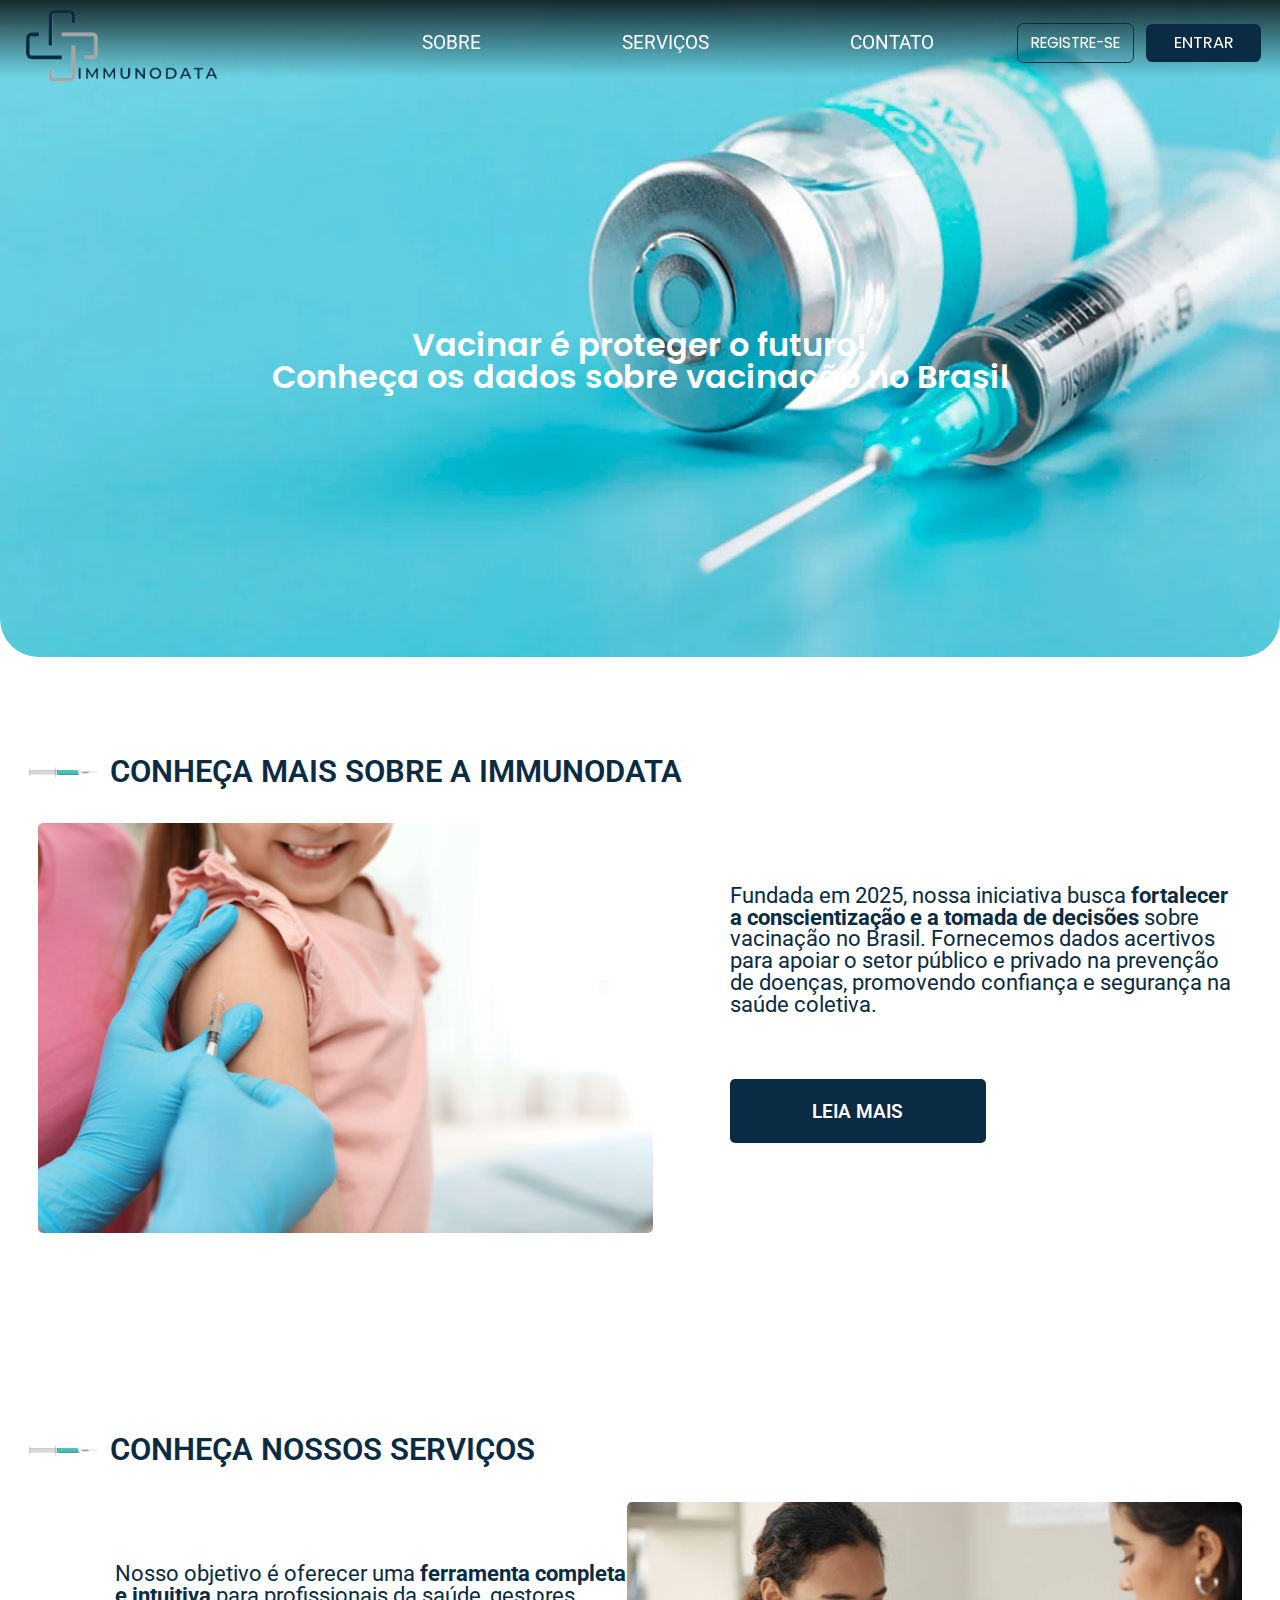
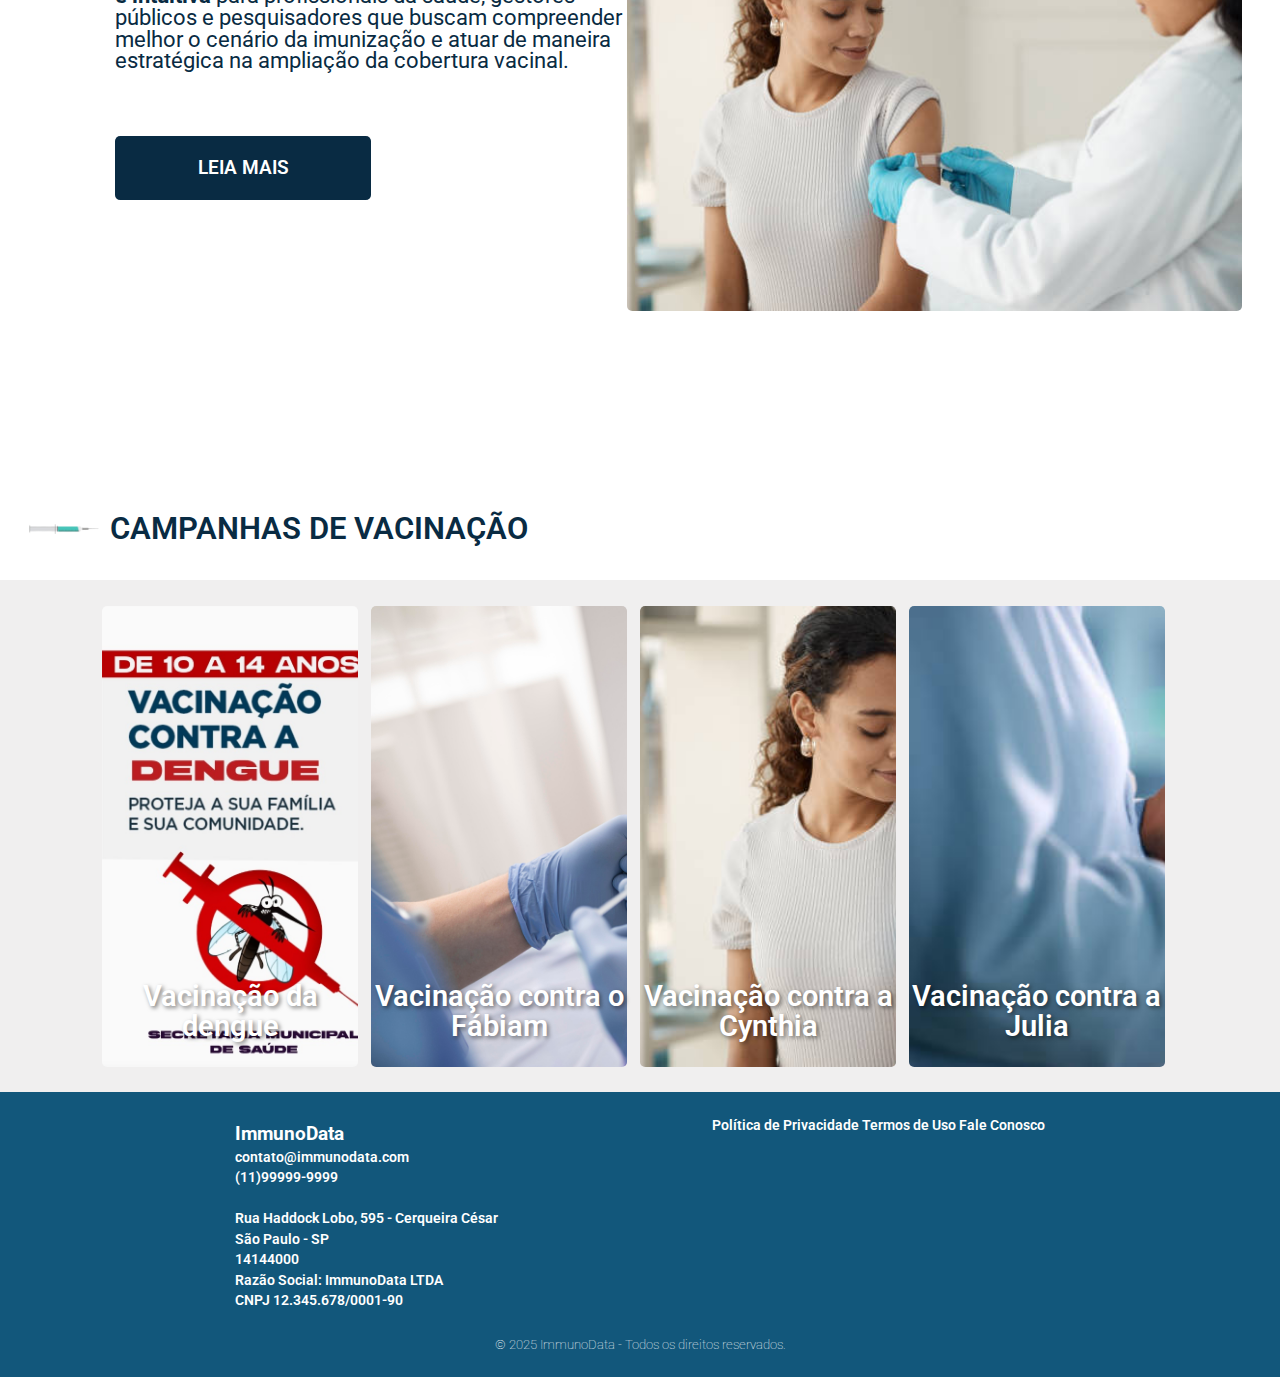
<file: site/public/index.html>
<!DOCTYPE html>
<html lang="pt-br">

<head>
    <meta charset="UTF-8">
    <meta name="viewport" content="width=device-width, initial-scale=1.0">
    <link rel="stylesheet" href="./css/reset.css">
    <link rel="stylesheet" href="./css/home.css">
    <link rel="icon" href="./assets/logo immunodata2.0/13.png">
    <title>ImmunoData</title>
</head>

<body>
    <header>
        <div class="cabecalho">
            <a href="./index.html"><img class="logo" src="assets/logo-header.png"></a>
    
            <div class="box_nav">
                <nav>
                    <a href="./about.html">SOBRE</a>
                    <a href="./servicos.html">SERVIÇOS</a>
                    <a href="#">CONTATO</a>
                </nav>
                    <div id="box_cadastro" class="box_cadastro">
                    <a class="cadastrar" href="Cadastro.html">REGISTRE-SE</a>
                    <a class="logar" href="Login.html">ENTRAR</a>
                    </div>
            </div>
        </div>
    </header>

    <div class="home">
        <div class="home_embarque">
            <h2>Vacinar é proteger o futuro!</h2>
            <h2>Conheça os dados sobre vacinação no Brasil</h2>
        </div>
            </div>

<!-- fim da nav -->

                        <div class="sobre_home">
                            <div class="topico_seringa">
                                <img class="img_seringa" src="assets/vacina.png" alt="seringa">
                                <h3>CONHEÇA MAIS SOBRE A IMMUNODATA</h3>
                            </div>
                            <div class="container_sobre_home">
                                <img src="assets/vacinacao-infantil.png">
                                <div class="box_sobre_home">
                                    <p>Fundada em 2025, nossa iniciativa busca <span>fortalecer a conscientização e a tomada de
                                        decisões</span> sobre vacinação no Brasil. Fornecemos dados acertivos para apoiar o setor público
                                    e privado na prevenção de doenças, promovendo confiança e segurança na saúde coletiva.</p>
                                    <a href="about.html">LEIA MAIS</a>
                                </div>
                            </div>
                            </div>

<!-- Serviços ImmunoData -->

                        <div class="sobre_home">
                            <div class="topico_seringa">
                                <img class="img_seringa" src="assets/vacina.png" alt="seringa">
                                <h3>CONHEÇA NOSSOS SERVIÇOS</h3>
                            </div>
                            <div class="container_sobre_home">
                                <div class="box_sobre_home">
                                    <p>Nosso objetivo é oferecer uma <span>ferramenta completa e intuitiva</span> para profissionais da saúde, 
                                        gestores públicos e pesquisadores que buscam compreender melhor o cenário da imunização e 
                                        atuar de maneira estratégica na ampliação da cobertura vacinal.</p>
                                    <a href="servicos.html">LEIA MAIS</a>
                                </div>
                                <img src="assets/istockphoto-1369602887-612x612.jpg">
                            </div>
                            </div>

<!-- campanha de vacinação -->
                <div class="topico_seringa">
                    <img class="img_seringa" src="assets/vacina.png" alt="seringa">
                    <h3>CAMPANHAS DE VACINAÇÃO</h3>
                </div>
                <div class="container_servicos_home">
        <div class="box_servicos_imagens">
           <a href="./servicos.html#simulador"> <div class="div_imagem1 hoverImage">Vacinação da dengue</div></a>
           <a href="./login.html"> <div class="div_imagem2 hoverImage">Vacinação contra o Fábiam</div></a>
           <a href="./login.html">  <div class="div_imagem3 hoverImage">Vacinação contra a Cynthia</div></a>
            <a href="./servicos.html#arquitetura"><div class="div_imagem4 hoverImage">Vacinação contra a Julia</div></a>
        </div>
    </div>

<!-- footer -->

            <footer>
                <div class="box_footer_rodape">
                    <div class="box_footer_contato">
                        <p class="footer_title">ImmunoData</p>
                        <p>contato@immunodata.com</p>
                        <p>(11)99999-9999</p>
                        <br>
                        <p>Rua Haddock Lobo, 595 - Cerqueira César</p>
                        <p>São Paulo - SP</p>
                        <p>14144000</p>
                        <p>Razão Social: ImmunoData LTDA</p>
                        <p>CNPJ 12.345.678/0001-90</p>
            
                    </div>
                    <div class="box_footer_termos">
                        <a href="about.html">Política de Privacidade</a>
                        <a>Termos de Uso</a>
                        <a  href="#">Fale Conosco</a>
                    </div>
                </div>
            
                <p class="footer_final">© 2025 ImmunoData - Todos os direitos reservados.</p>
            </footer>
</body>
</html>

<script>
    function irSobre() {
        window.location = "./about.html";
    }

    function irServico() {
        window.location = "./servicos.html";
    }
</script>
</file>
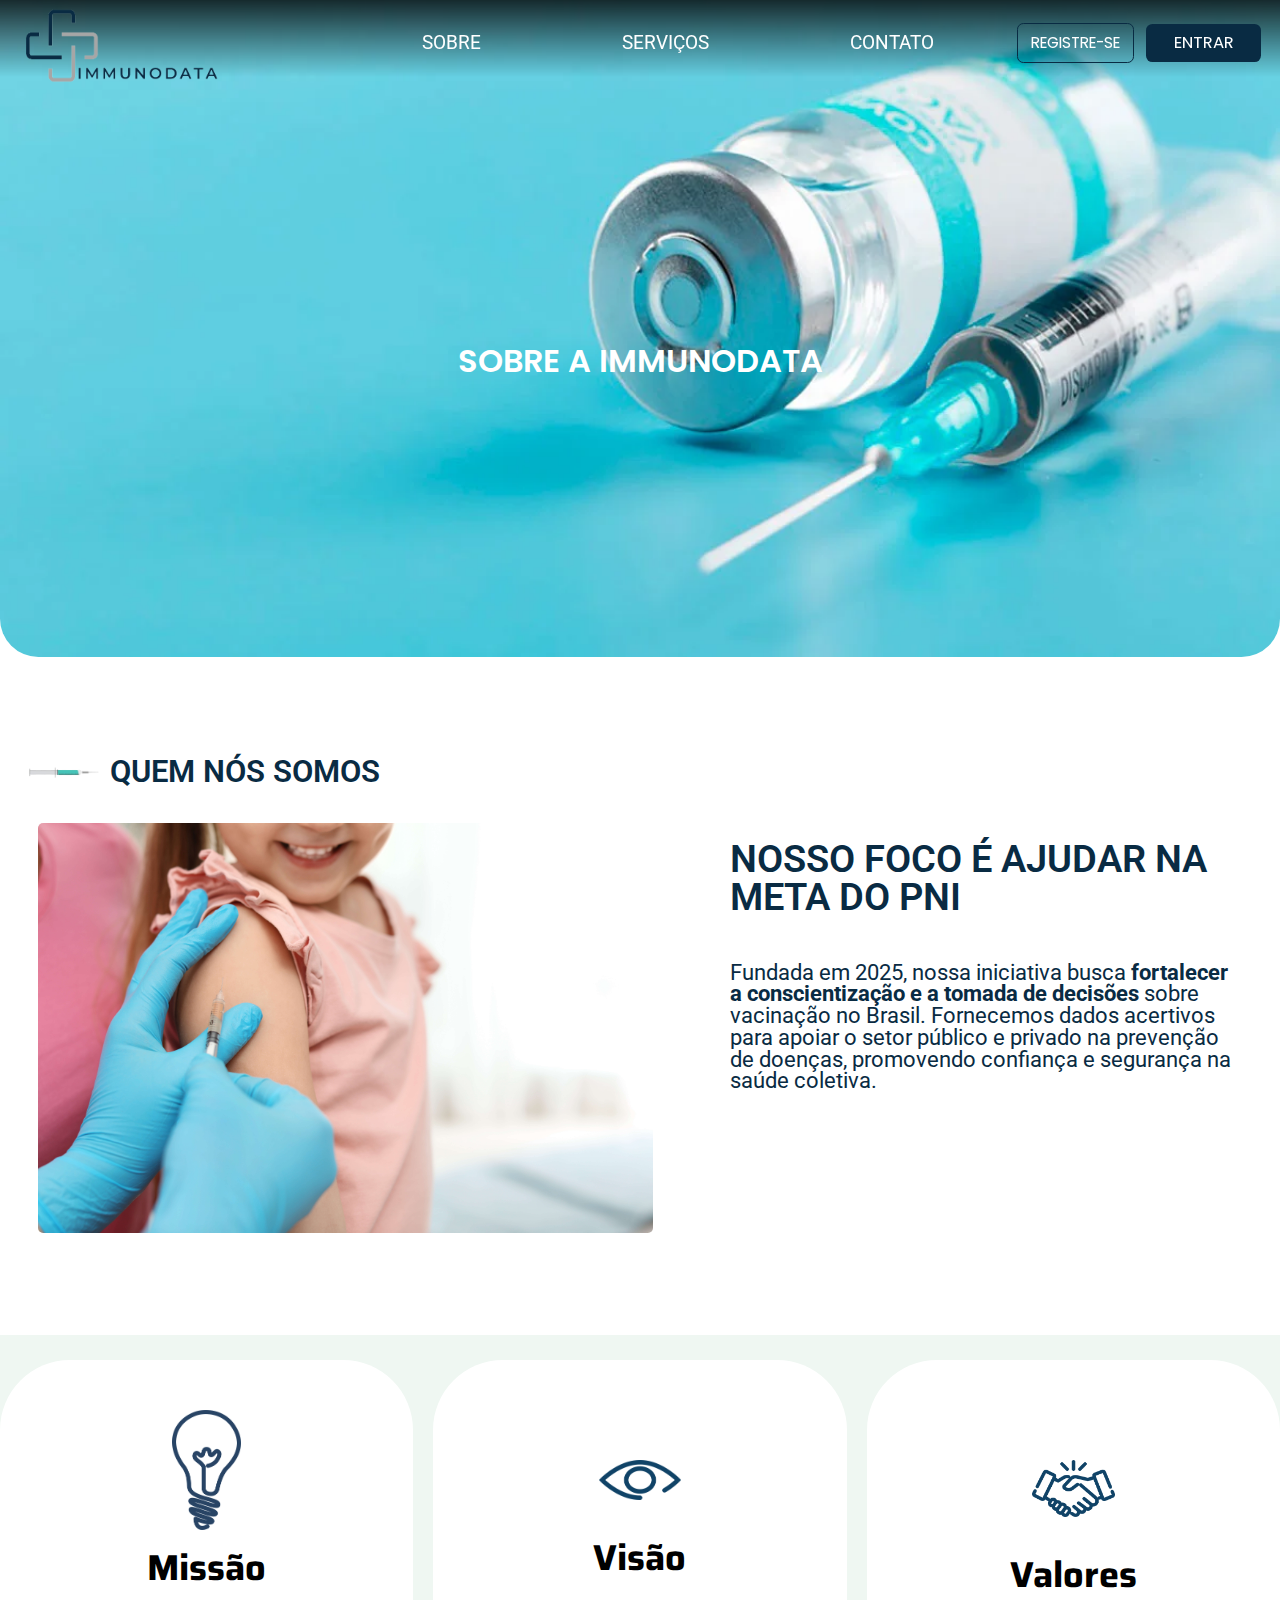
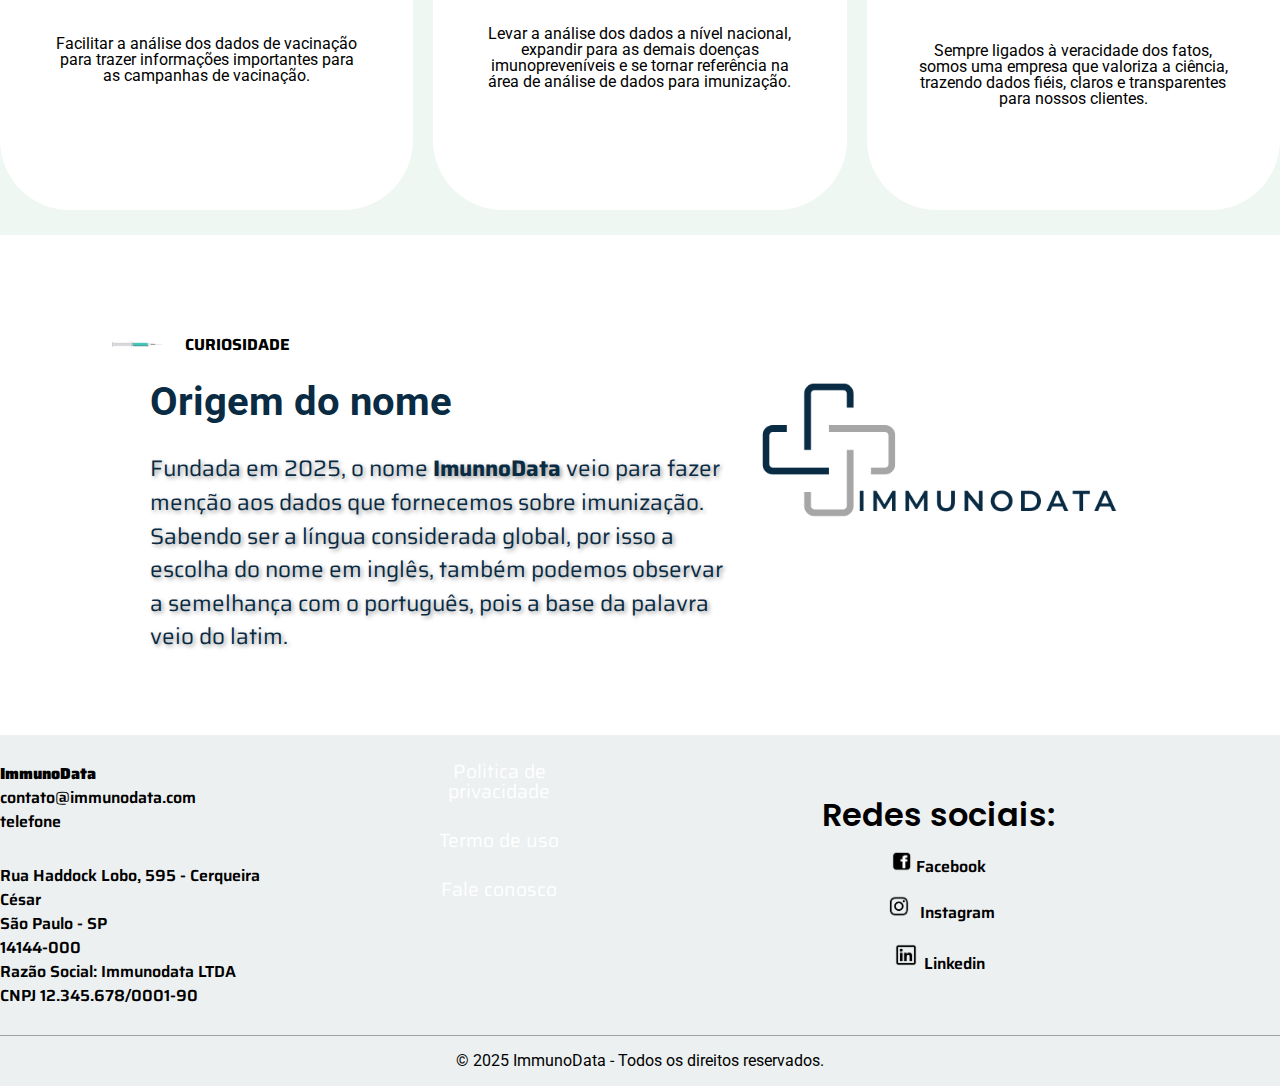
<file: site/public/about.html>
<!DOCTYPE html>
<html lang="pt-br">

<head>
    <meta charset="UTF-8">
    <meta name="viewport" content="width=device-width, initial-scale=1.0">
    <link rel="stylesheet" href="./css/reset.css">
    <link rel="stylesheet" href="./css/about.css">
    <link rel="icon" href="./assets/logo immunodata/8.png">
    <title>ImmunoData</title>
</head>

<body>
    <header>
        <div class="cabecalho">
            <a href="./index.html"><img class="logo" src="assets/logo-header.png"></a>
    
            <div class="box_nav">
                <nav>
                    <a href="./about.html">SOBRE</a>
                    <a href="./servicos.html">SERVIÇOS</a>
                    <a href="#">CONTATO</a>
                </nav>
                    <div id="box_cadastro" class="box_cadastro">
                    <a class="cadastrar" href="Cadastro.html">REGISTRE-SE</a>
                    <a class="logar" href="Login.html">ENTRAR</a>
                    </div>
            </div>
        </div>
    </header>

    <div class="home">
        <div class="home_embarque">
            <h2>SOBRE A IMMUNODATA</h2>
        </div>
            </div>

<!-- fim da nav -->

<div class="sobre_home">
    <div class="topico_seringa">
        <img class="img_seringa" src="assets/vacina.png" alt="seringa">
        <h3>QUEM NÓS SOMOS</h3>
    </div>
    <div class="container_sobre_home">
        <img src="assets/vacinacao-infantil.png">
        <div class="box_sobre_home">
            <H3>NOSSO FOCO É AJUDAR NA META DO PNI</H3>
            <p>Fundada em 2025, nossa iniciativa busca <span>fortalecer a conscientização e a tomada de
                decisões</span> sobre vacinação no Brasil. Fornecemos dados acertivos para apoiar o setor público
            e privado na prevenção de doenças, promovendo confiança e segurança na saúde coletiva.</p>
        </div>
    </div>
    </div>

    <!-- MVV ImmunoData -->

            <div class="conteudo-principal-parte marcas">
                
                    <div class="visao-missao-valor">
                        <div class="missao">
                            <img src="./assets/missao.png" class="img-marcas" alt="missão">
                            <h2 class="marcas-titulo">Missão</h2>
                        </div>
                        <p class="marcas-texto">Facilitar a análise dos dados de vacinação para trazer informações importantes para as campanhas de vacinação.</p>
                    </div>
                    <div class="visao-missao-valor">
                        <div class="visao">
                            <img src="./assets/visao.png" class="img-marcas" alt="visão">
                            <h2 class="marcas-titulo">Visão</h2>

                        </div>
                        <p class="marcas-texto">Levar a análise dos dados a nível nacional, expandir para as demais doenças imunopreveníveis e se tornar referência na área de análise de dados para imunização.</p>
                    </div>
                    <div class="visao-missao-valor">
                        <div class="valor">
                            <img src="./assets/valores.png" class="img-marcas" alt="valores">
                            <h2 class="marcas-titulo">Valores</h2>
                        </div>
                        <p class="marcas-texto">Sempre ligados à veracidade dos fatos, somos uma empresa que valoriza a ciência, trazendo dados fiéis, claros e transparentes para nossos clientes.</p>
                    </div>
                </div>
    <!-- Curiosidade -->

            
            <div class="conteudo-principal-parte">
                <div class="sobre">
                    <div class="conteudo-principal-titulo">
                        <img src="./assets/vacina.png" alt="seringa">
                        <p>CURIOSIDADE</p>
                    </div>
                    <div class="conteudo-principal-sobre">
                        <h2>Origem do nome</h2>
                        <p>Fundada em 2025, o nome <span>ImunnoData</span> veio para fazer menção aos dados que fornecemos sobre imunização. Sabendo ser a língua considerada global, por isso a escolha do nome em inglês, também podemos observar a semelhança com o português, pois a base da palavra veio do latim.</p>
                    </div>
                </div>
                <img class="conteudo-principal-imagem" src="assets/logo immunodata/3.png" class="sobre-img" alt="criança vacinando">
            </div>
            <div class="contato">
                <div class="informacao">
                    <div class="contato-empresa">
                        <div class="informacao-dados">
                            <p class="contato-empresa-titulo">ImmunoData</p>
                            <p>contato@immunodata.com</p>
                            <p>telefone</p>
                        </div>
                        <div class="informacao-dados">
                            <p>Rua Haddock Lobo, 595 - Cerqueira César</p>
                            <p>São Paulo - SP</p>
                            <p>14144-000</p>
                            <p>Razão Social: Immunodata LTDA</p>
                            <p>CNPJ 12.345.678/0001-90</p>
                            
                        </div>
                    </div>
                    
                    <div class="links">
                        <a href="">Politica de privacidade</a>
                        <a href="">Termo de uso</a>
                        <a href="./contato.html">Fale conosco</a>
                    </div>
                </div>
                <div class="redes-sociais">
                    <h2>Redes sociais:</h2>
                        <span class="posicao">
                            <img src="assets/facebook.png" alt=""> Facebook
                        </span>
                        <span>
                            <img src="assets/instagram.png" alt=""> Instagram
                        </span>
                        <span>
                            <img src="assets/linkedin.png" alt=""> Linkedin
                        </span>
                </div>
            </div>
        </section>

    </main>
    <footer class="rodape">

        <h4>
            © 2025 ImmunoData - Todos os direitos reservados.
        </h4>
    </footer>
</body>

</html>
</file>
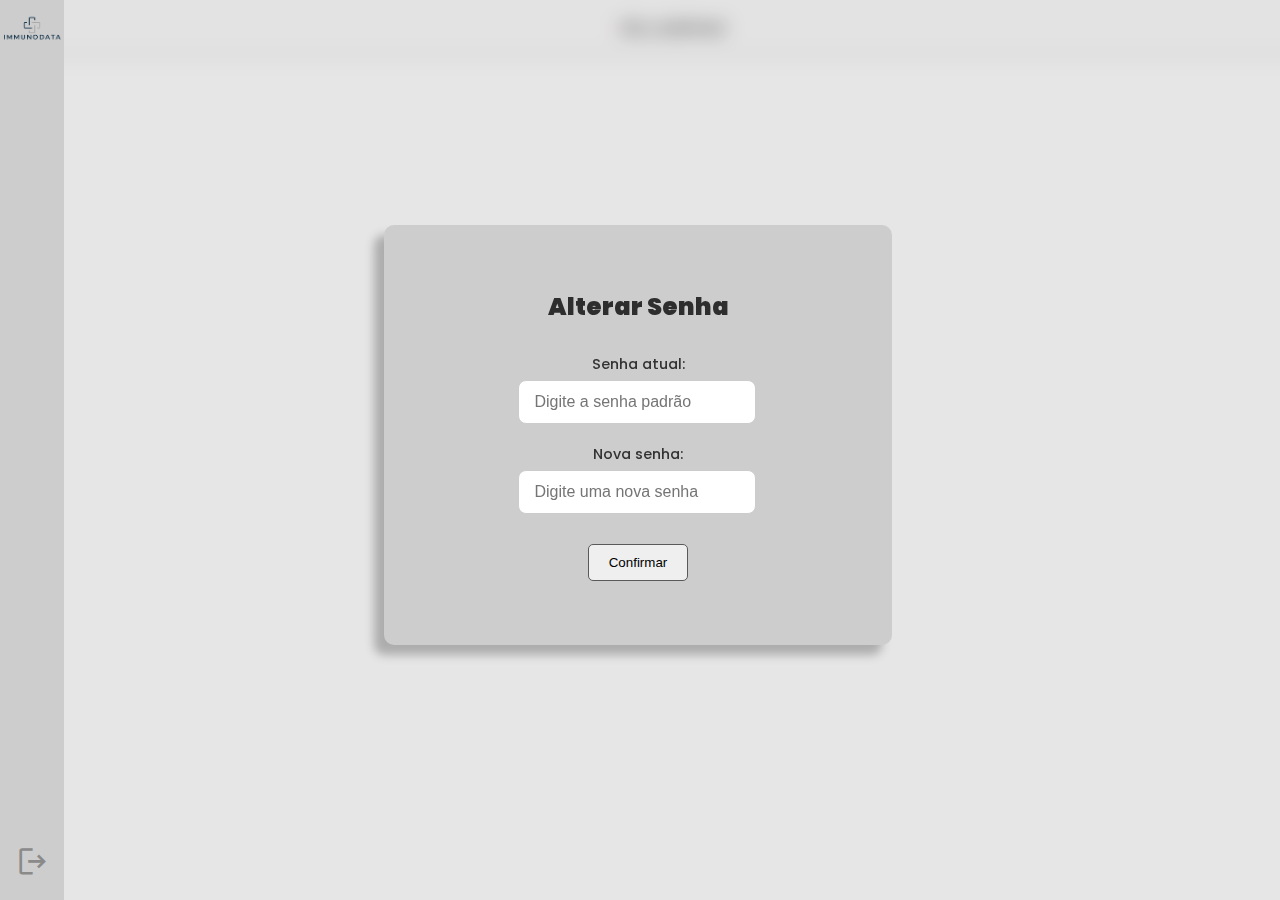
<file: site/public/alterar-senha.html>
<!DOCTYPE html>
<html lang="en">

<head>
    <meta charset="UTF-8" />
    <meta name="viewport" content="width=device-width, initial-scale=1.0" />
    <title>ImmunoData</title>
    <!-- <script src="./js/sessao.js"></script>
    <script src="./js/alerta.js"></script> -->
    <link rel="stylesheet" href="css/alterar-senha.css" />
    <link href="https://fonts.googleapis.com/css2?family=Material+Symbols+Outlined" rel="stylesheet" />
    <link href="https://fonts.googleapis.com/css2?family=Material+Symbols+Rounded" rel="stylesheet" />
    <link href="https://fonts.googleapis.com/css2?family=Material+Symbols+Sharp" rel="stylesheet" />

    <!-- <script data-jsd-embedded data-key="58caf5ec-06eb-4795-b41f-4f28b9a17f44"
    data-base-url="https://jsd-widget.atlassian.com"
    src="https://jsd-widget.atlassian.com/assets/embed.js"></script> -->
</head>

<body>
    <main class="dash">

        <section class="conteudo-dash">
            <nav class="lateral">
                <img src="./assets/logo immunodata2.0/7.png" alt="Logo">
                <button onclick="voltarHome()" class="material-symbols-outlined icone-lateral">
                    logout
                </button>
            </nav>
            <div class="dashboard-conteudo">
                <div class="cabecalho">
                    <div>Olá, <span id="nome_usuario"></span></div>
                </div>
                <div class="area-mensagem"></div>
                <div class="mensagem">
                    <div class="titulo-mensagem">
                        Alterar Senha
                    </div>
                    <div class="corpo-mensagem">
                        <div class="edicao-parte">
                            <div class="input-box">
                                <label for="ipt_senha">Senha atual:</label>
                                <input id="ipt_senha" name="nomeCompleto" type="password"
                                    placeholder="Digite a senha padrão">
                            </div>

                            <div class="input-box">
                                <label for="ipt_nova">Nova senha:</label>
                                <input id="ipt_nova" name="cargo" type="password" placeholder="Digite uma nova senha">
                            </div>
                        </div>
                    </div>
                    <div class="botoes">
                        <button onclick="alterarSenha()">Confirmar</button>
                    </div>
                </div>
            </div>
        </section>
    </main>
    <script src="js/alterar-senha.js"></script>
</body>

</html>

<!-- onload="atualizarGrafico()" -->
</file>
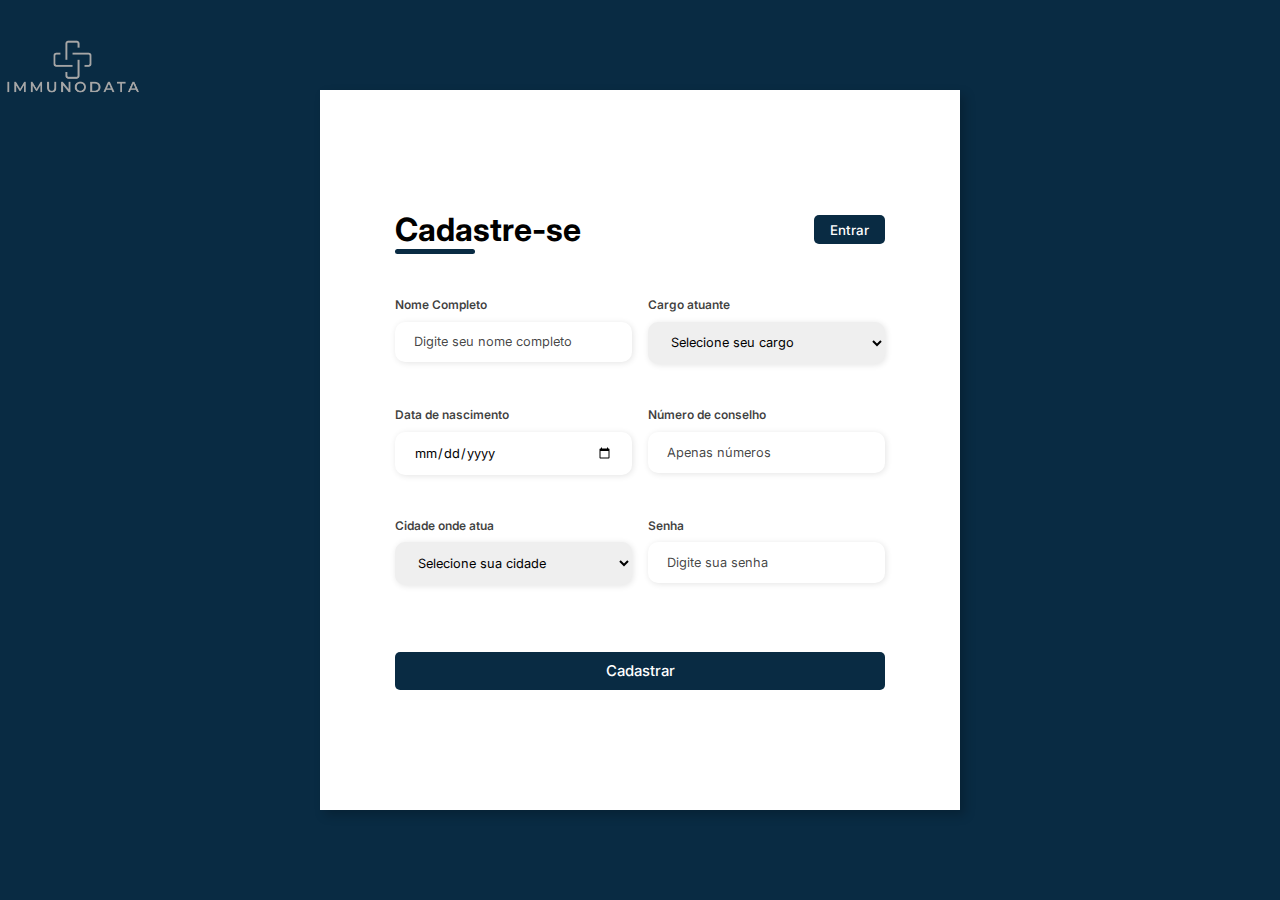
<file: site/public/Cadastro.html>
<!DOCTYPE html>
<html lang="pt-br">

<head>
    <meta charset="UTF-8">
    <meta http-equiv="X-UA-Compatible" content="IE=edge">
    <meta name="viewport" content="width=device-width, initial-scale=1.0">
    <link rel="stylesheet" href="css/Cadastro.css">
    <title>Cadastro - ImmunoData</title>
</head>

<body>
    <a href="index.html" class="logo-button">
        <img src="assets/logo immunodata2.0/12.png" alt="Logo ImmunoData">
    </a>
    <div class="container">
        <div class="form-image">
            <img src="assets/médicaComputador.jpg" alt="Imagem ilustrativa">
        </div>
        <div class="form">
            <form action="#">
                <div class="form-header">
                    <div class="title">
                        <h1>Cadastre-se</h1>
                    </div>
                    <div class="login-button">
                        <button><a href="Login.html">Entrar</a></button>
                    </div>
                </div>

                <div class="input-group">
                    <div class="input-box">
                        <label for="nomeCompleto">Nome Completo</label>
                        <input id="ipt_nome" name="nomeCompleto" type="text" placeholder="Digite seu nome completo">
                    </div>

                    <div class="input-box">
                        <label for="Cargo">Cargo atuante</label>
                        <input id="ipt_cargo" type="text">
                    </div>
                    <div class="input-box">
                        <label for="data">Data de nascimento</label>
                        <input id="ipt_data" type="date">
                    </div>

                    <div class="input-box">
                        <label for="number">Número de conselho</label>
                        <input id="ipt_number" type="text" placeholder="Apenas números">
                    </div>

                    <div class="input-box">
                        <label for="cidade">Cidade onde atua</label>
                        <select id="cidade" name="cidade"></select>
                    </div>

                    <div class="input-box">
                        <label for="password">Senha</label>
                        <input id="ipt_password" type="password" placeholder="Digite sua senha">
                    </div>
                </div>

                <div class="continue-button">
                    <button onclick="cadastrar()">Cadastrar</button>
                </div>
            </form>
        </div>
    </div>
    <script src="js/cadastro.js"></script>
</body>

</html>
</file>
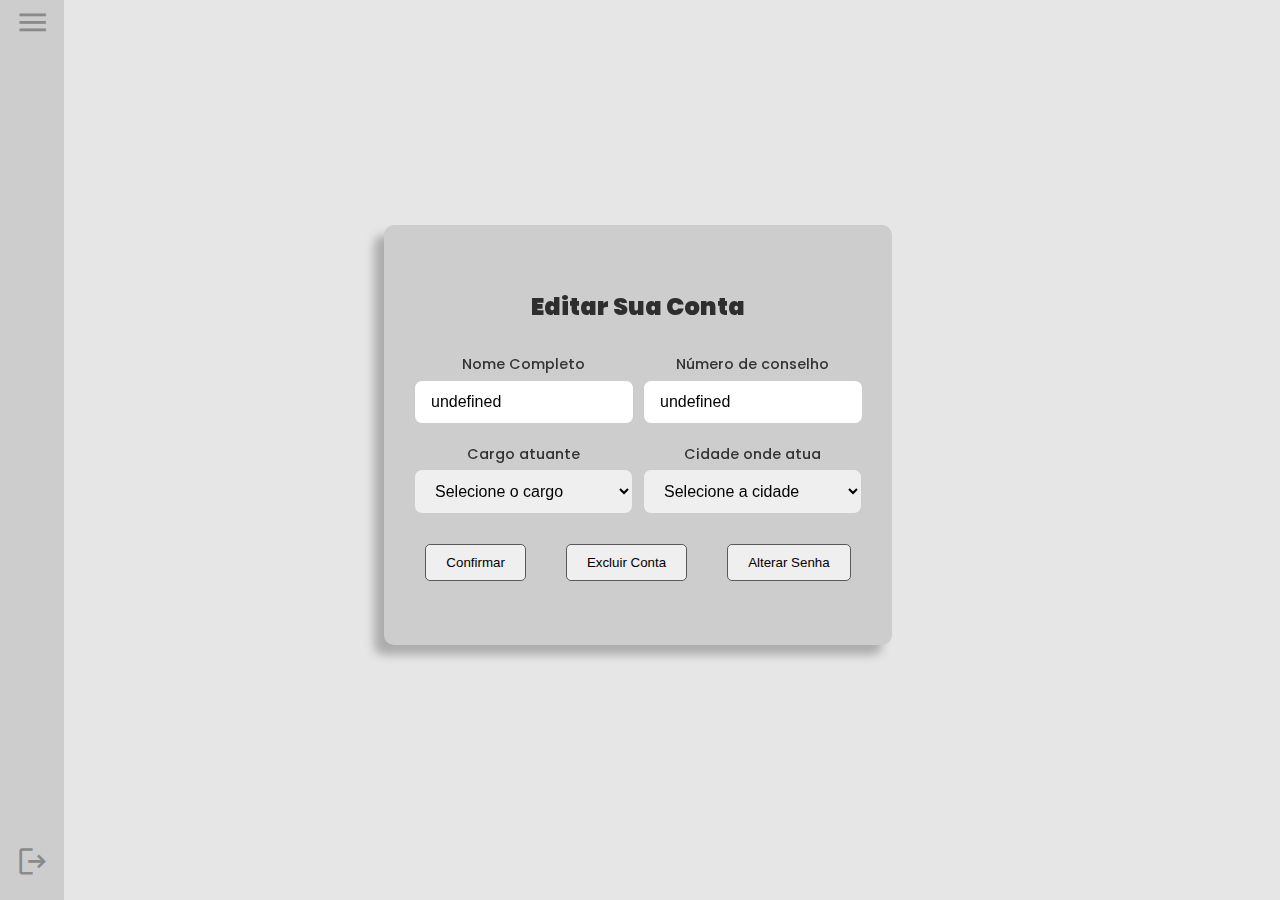
<file: site/public/conta.html>
<!DOCTYPE html>
<html lang="en">

<head>
    <meta charset="UTF-8" />
    <meta name="viewport" content="width=device-width, initial-scale=1.0" />
    <title>ImmunoData</title>
    <!-- <script src="./js/sessao.js"></script>
    <script src="./js/alerta.js"></script> -->
    <link rel="stylesheet" href="css/conta.css" />
    <link href="https://fonts.googleapis.com/css2?family=Material+Symbols+Outlined" rel="stylesheet" />
    <link href="https://fonts.googleapis.com/css2?family=Material+Symbols+Rounded" rel="stylesheet" />
    <link href="https://fonts.googleapis.com/css2?family=Material+Symbols+Sharp" rel="stylesheet" />

    <!-- <script data-jsd-embedded data-key="58caf5ec-06eb-4795-b41f-4f28b9a17f44"
    data-base-url="https://jsd-widget.atlassian.com"
    src="https://jsd-widget.atlassian.com/assets/embed.js"></script> -->
</head>

<body>
    <main class="dash">

        <section class="conteudo-dash">
            <nav class="lateral">
                <button onclick="abrirMenuExtendido()" class="material-symbols-outlined">
                    menu
                </button>
                <button onclick="voltarHome()" class="material-symbols-outlined icone-lateral">
                    logout
                </button>
            </nav>
            <nav class="lateral-extendido">
                <img src="./assets/logo immunodata2.0/19.png" alt="Logo">
                <div class="menu">
                    <div class="menu-principal">
                        <div class="menu-item">
                            <button onclick="recolherMenu()" id="menu" class="material-symbols-outlined">
                                chevron_left
                            </button>
                            <label for="menu">Recolher</label>
                        </div>
                        <div class="menu-item" onclick="abrirNotificacao()">
                            <span id="notificacao" class="material-symbols-outlined">
                                notifications
                            </span>
                            <label for="notificacao">Notificações</label>
                        </div>
                        <div class="menu-item exibir" onclick="acessarCampanha()">
                            <span class="material-symbols-outlined" id="funcionarios">
                                home_health
                            </span>
                            <label for="funcionarios">Campanhas</label>
                        </div>
                    </div>
                    <div class="menu-ajuste">
                        <div class="menu-item" onclick="acessarConta()">
                            <span class="material-symbols-outlined" id="conta">
                                person
                            </span>
                            <label for="conta">Conta</label>
                        </div>
                        <div class="menu-item exibir" onclick="acessarGerenciamento()">
                            <span class="material-symbols-outlined" id="funcionarios">
                                manage_accounts
                            </span>
                            <label for="funcionarios">Lista de funcionários</label>
                        </div>
                    </div>
                    <div class="menu-sair">
                        <div class="menu-item" onclick="acessarDashboard()">
                            <span class="material-symbols-outlined" id="ajuda">
                                health_metrics
                            </span>
                            <label for="ajuda">Dashboard</label>
                        </div>
                        <div class="menu-item">
                            <button onclick="voltarHome()" class="material-symbols-outlined icone-lateral" id="sair">
                                logout
                            </button>
                            <label for="sair">Sair</label>
                        </div>
                    </div>
                </div>
            </nav>
            <div class="dashboard-conteudo">
                <div class="area-mensagem" onclick="fecharMensagem()"></div>
                <div class="mensagem">
                    <div class="titulo-mensagem">
                        Editar Sua Conta
                    </div>
                    <div class="corpo-mensagem">
                        <div class="edicao-parte">
                            <div class="input-box">
                                <label for="ipt_nome">Nome Completo</label>
                                <input id="ipt_nome" name="nomeCompleto" type="text"
                                    placeholder="Digite seu nome completo">
                            </div>

                            <div class="input-box">
                                <label for="ipt_cargo">Cargo atuante</label>
                                <input id="ipt_cargo" name="cargo" type="text" placeholder="Digite seu cargo">
                            </div>
                        </div>
                        <div class="edicao-parte">
                            <div class="input-box">
                                <label for="ipt_number">Número de conselho</label>
                                <input id="ipt_number" name="numeroConselho" type="text" placeholder="Apenas números">
                            </div>

                            <div class="input-box">
                                <label for="cidade">Cidade onde atua</label>
                                <select id="cidade" name="cidade">
                                    <option value="">Selecione uma cidade</option>
                                </select>
                            </div>
                        </div>
                    </div>
                    <div class="botoes">
                        <button onclick="alterarFuncionario()">Confirmar</button>
                        <button onclick="excluir()">Excluir Conta</button>
                        <button onclick="habilitarMudaSenha()">Alterar Senha</button>
                    </div>
                </div>
                <div class="altera-senha">
                    <div class="titulo-mensagem">
                        Alterar Senha
                    </div>
                    <div class="corpo-mensagem">
                        <div class="edicao-parte">
                            <div class="input-box">
                                <label for="ipt_senha">Senha atual:</label>
                                <input id="ipt_senha" name="nomeCompleto" type="password"
                                    placeholder="Digite a senha padrão">
                            </div>

                            <div class="input-box">
                                <label for="ipt_nova">Nova senha:</label>
                                <input id="ipt_nova" name="cargo" type="password" placeholder="Digite uma nova senha">
                            </div>
                        </div>
                    </div>
                    <div class="botoes">
                        <button onclick="alterarSenha()">Confirmar</button>
                        <button onclick="excluir()">Excluir Conta</button>
                        <button onclick="excluir()">Retornar a Dashboard</button>
                    </div>
                </div>
            </div>
        </section>
    </main>
    <script src="js/conta.js"></script>
</body>

</html>

<!-- onload="atualizarGrafico()" -->
</file>
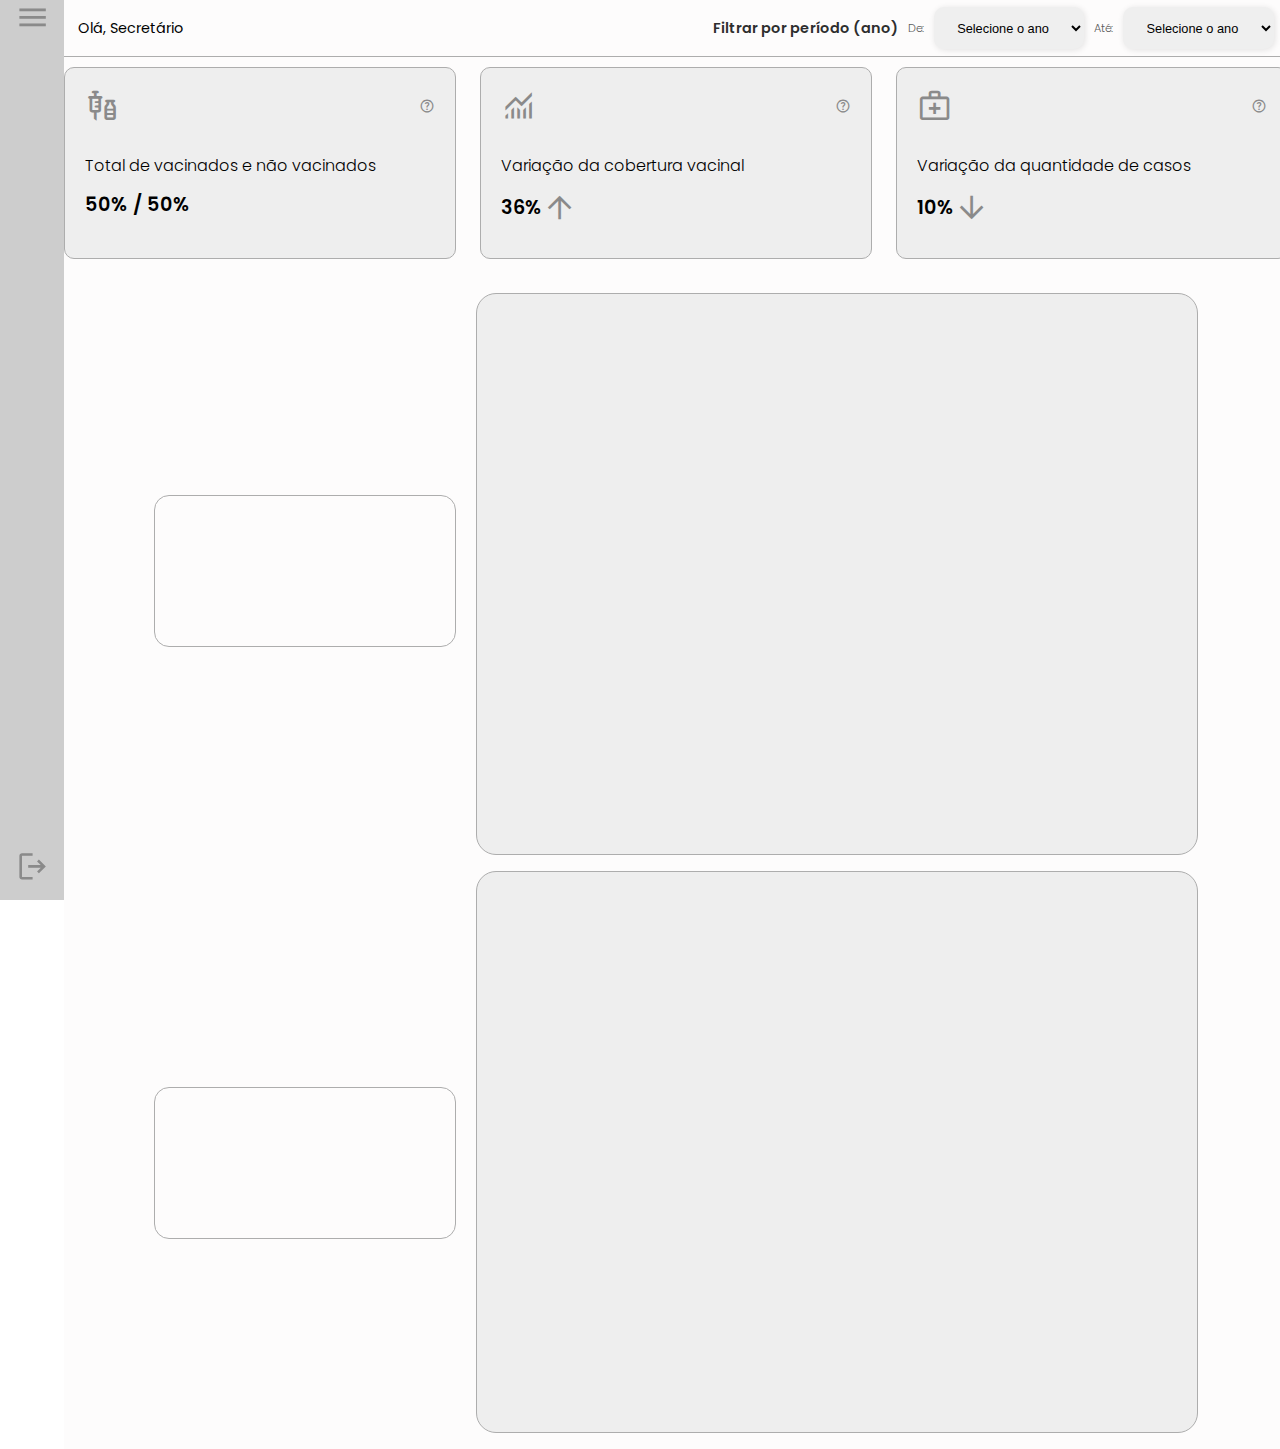
<file: site/public/dashboard.html>
<!DOCTYPE html>
<html lang="en">

<head>
    <meta charset="UTF-8" />
    <meta name="viewport" content="width=device-width, initial-scale=1.0" />
    <title>ImmunoData</title>
    <!-- <script src="https://cdn.jsdelivr.net/npm/chart.js"></script> -->
    <!-- <script src="./js/sessao.js"></script>
    <script src="./js/alerta.js"></script> -->
    <link rel="stylesheet" href="css/style-dash.css" />
    <link href="https://fonts.googleapis.com/css2?family=Material+Symbols+Outlined" rel="stylesheet" />
    <link href="https://fonts.googleapis.com/css2?family=Material+Symbols+Rounded" rel="stylesheet" />
    <link href="https://fonts.googleapis.com/css2?family=Material+Symbols+Sharp" rel="stylesheet" />

    <!-- <script data-jsd-embedded data-key="58caf5ec-06eb-4795-b41f-4f28b9a17f44"
    data-base-url="https://jsd-widget.atlassian.com"
    src="https://jsd-widget.atlassian.com/assets/embed.js"></script> -->
</head>

<body>
    <main class="dash">

        <section class="conteudo-dash">
            <nav class="lateral">
                <button onclick="abrirMenuExtendido()" class="material-symbols-outlined">
                    menu
                </button>
                <span class="material-symbols-outlined icone-lateral">
                    logout
                </span>
            </nav>
            <nav class="lateral-extendido">
                <img src="./assets/logo immunodata2.0/19.png" alt="Logo">
                <div class="menu">
                    <div class="menu-principal">
                        <div class="menu-item">
                            <button onclick="recolherMenu()" id="menu" class="material-symbols-outlined">
                                chevron_left
                            </button>
                            <label for="menu">Voltar</label>
                        </div>
                        <div class="menu-item">
                            <span id="notificacao" class="material-symbols-outlined">
                                notifications
                            </span>
                            <label for="notificacao">Notificações</label>
                        </div>
                    </div>
                    <div class="menu-ajuste">
                        <div class="menu-item">
                            <span class="material-symbols-outlined" id="conta">
                                person
                            </span>
                            <label for="conta">Conta</label>
                        </div>
                        <div class="menu-item">
                            <span class="material-symbols-outlined" id="funcionarios">
                                manage_accounts
                            </span>
                            <label for="funcionarios">Lista de funcionários</label>
                        </div>
                    </div>
                    <div class="menu-sair">
                        <div class="menu-item">
                            <span class="material-symbols-outlined" id="ajuda">
                                help
                            </span>
                            <label for="ajuda">Ajuda</label>
                        </div>
                        <div class="menu-item">
                            <span class="material-symbols-outlined icone-lateral" id="sair">
                                logout
                            </span>
                            <label for="sair">Sair</label>
                        </div>
                    </div>
                </div>
            </nav>
            <div class="dashboard-conteudo">
                <div class="cabecalho">
                    <div>Olá, Secretário</div>
                    <div class="periodo">
                        <div>Filtrar por período (ano)</div>
                        <label for="">De: </label>
                        <input type="text" id="ipt_ano_antes">
                        <label for="">Até:</label>
                        <input type="text" id="ipt_ano_depois">
                    </div>
                </div>
                <div class="chart">
                    <div class="area-parametros-alerta">
                        <div class="item-regua">
                            <div class="identificacao">
                                <span class="material-symbols-outlined">
                                    vaccines
                                </span>
                                <span class="material-symbols-outlined ajuda" id="ajuda">
                                    help
                                </span>
                            </div>
                            <div class="info-kpi">
                                <p>Total de vacinados e não vacinados</p>
                                <p>50% / 50%</p>
                            </div>
                        </div>
                        <div class="item-regua">
                            <div class="identificacao">
                                <span class="material-symbols-outlined">
                                    monitoring
                                </span>
                                <span class="material-symbols-outlined ajuda" id="ajuda">
                                    help
                                </span>
                            </div>
                            <div class="info-kpi">
                                <p>Variação da cobertura vacinal</p>
                                <p>36% <span class="material-symbols-outlined">
                                        arrow_upward
                                    </span></p>
                            </div>
                        </div>
                        <div class="item-regua">
                            <div class="identificacao">
                                <span class="material-symbols-outlined">
                                    medical_services
                                </span>
                                <span class="material-symbols-outlined ajuda" id="ajuda">
                                    help
                                </span>
                            </div>
                            <div class="info-kpi">
                                <p>Variação da quantidade de casos </p>
                                <p>10% <span class="material-symbols-outlined">
                                        arrow_downward
                                    </span></p>
                            </div>
                        </div>
                    </div>
                    <div class="graficos">
                        <div class="kpi">
                            <div class="quadradinho temperatura" id="temp_kpi"></div>
                            <div class="quadradinho umidade" id="umid_kpi"></div>
                        </div>
                        <div>
                            <div class="graph" id="graficos">
                                <div id="grafico" class="display-none">
                                    <h3 class="tituloGraficos">
                                        <span id="tituloAquario"></span>
                                    </h3>
                                    <div class="chart-container">
                                        <canvas id="myChartCanvas" class="conteudo-dash"></canvas>
                                    </div>
                                    <div class="label-captura">
                                        <p id="avisoCapturas" style="color: white"></p>
                                    </div>
                                </div>
                            </div>

                            <div class="graph" id="graficos">
                                <div id="grafico" class="display-none">
                                    <h3 class="tituloGraficos">
                                        <span id="tituloAquario"></span>
                                    </h3>
                                    <div class="chart-container">
                                        <canvas id="myChartCanvas" class="conteudo-dash"></canvas>
                                    </div>
                                    <div class="label-captura">
                                        <p id="avisoCapturas" style="color: white"></p>
                                    </div>
                                </div>
                            </div>
                        </div>
                    </div>

                </div>
            </div>
        </section>
    </main>
    <script src="js/dashboard.js"></script>
</body>

</html>

<!-- onload="atualizarGrafico()" -->
</file>
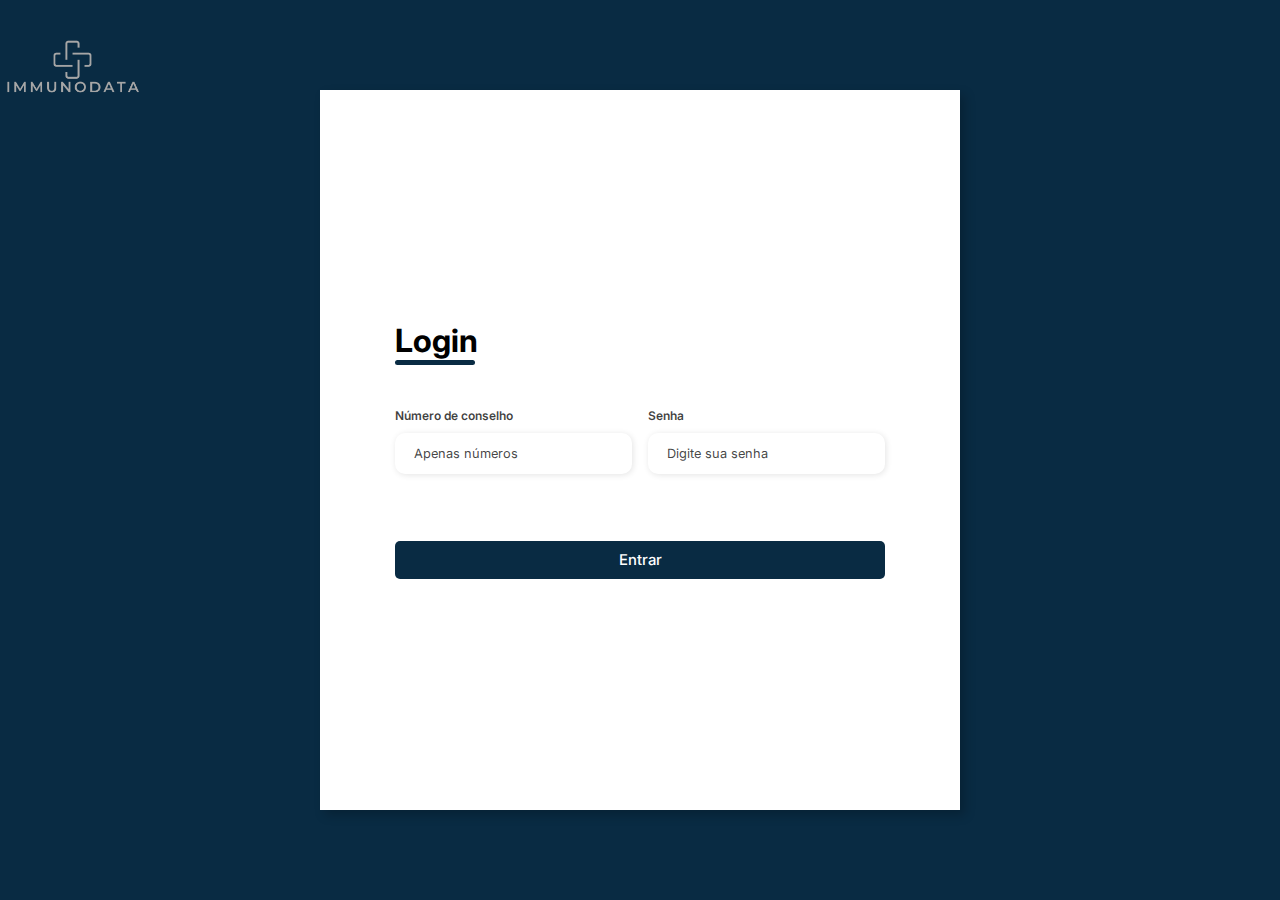
<file: site/public/Login.html>
<!DOCTYPE html>
<html lang="pt-br">

<head>
    <meta charset="UTF-8">
    <meta http-equiv="X-UA-Compatible" content="IE=edge">
    <meta name="viewport" content="width=device-width, initial-scale=1.0">
    <link rel="stylesheet" href="css/Login.css">
    <title>Login - ImmunoData</title>
</head>

<body>
    <a href="index.html" class="logo-button">
        <img src="assets/logo immunodata2.0/12.png" alt="Logo ImmunoData">
    </a>
    <div class="container">
        <div class="form-image">
            <img src="assets/médicaComputador.jpg" alt="Imagem ilustrativa">
        </div>
        <div class="form">
            <form action="#">
                <div class="form-header">
                    <div class="title">
                        <h1>Login</h1>
                    </div>
                </div>

                <div class="input-group">
                    <div class="input-box full-width">
                        <label for="number">Número de conselho</label>
                        <input id="number" type="text" placeholder="Apenas números">
                    </div>

                    <div class="input-box full-width">
                        <label for="password">Senha</label>
                        <input id="password" type="password" placeholder="Digite sua senha">
                    </div>
                </div>

                <div class="continue-button">
                    <button onclick="entrar()"><a href="./dashboard.html">Entrar</a></button>
                </div>
            </form>
        </div>
    </div>
    <script src="js/login.js"></script>
</body>

</html>
</file>
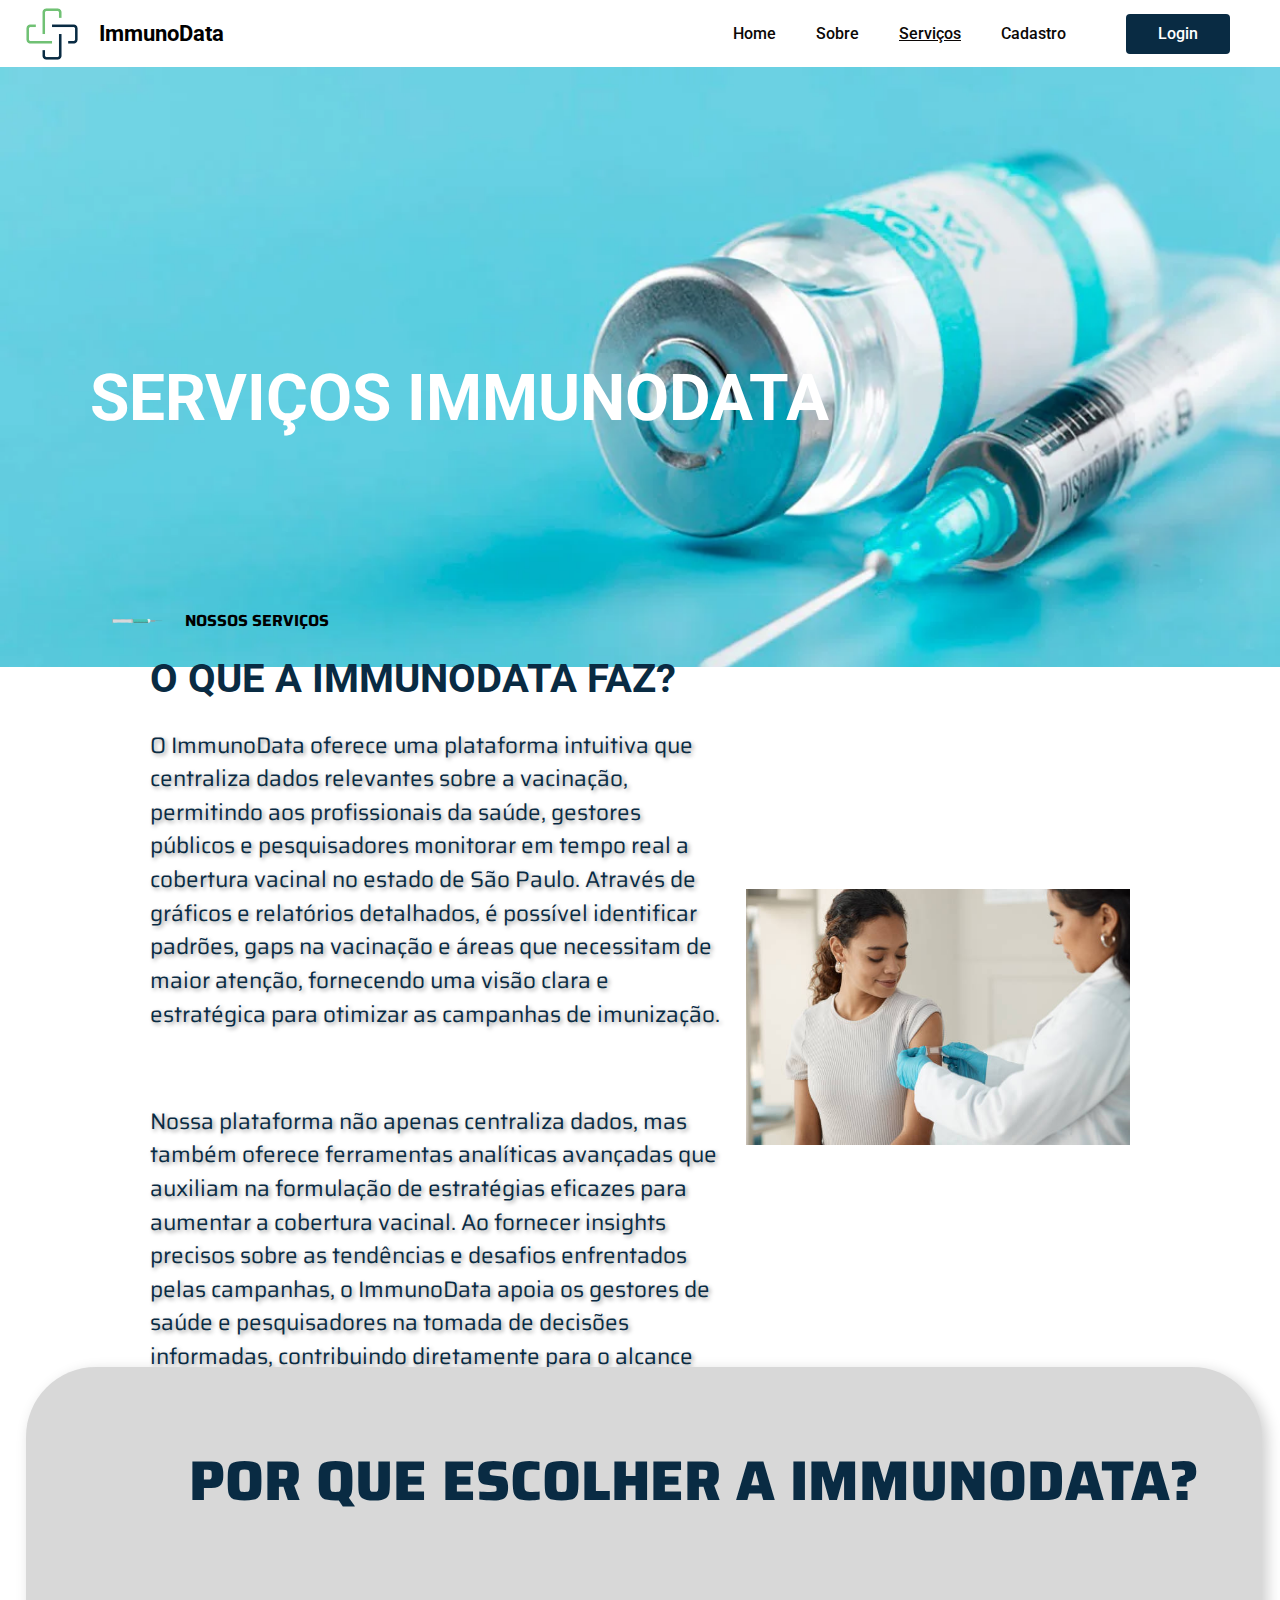
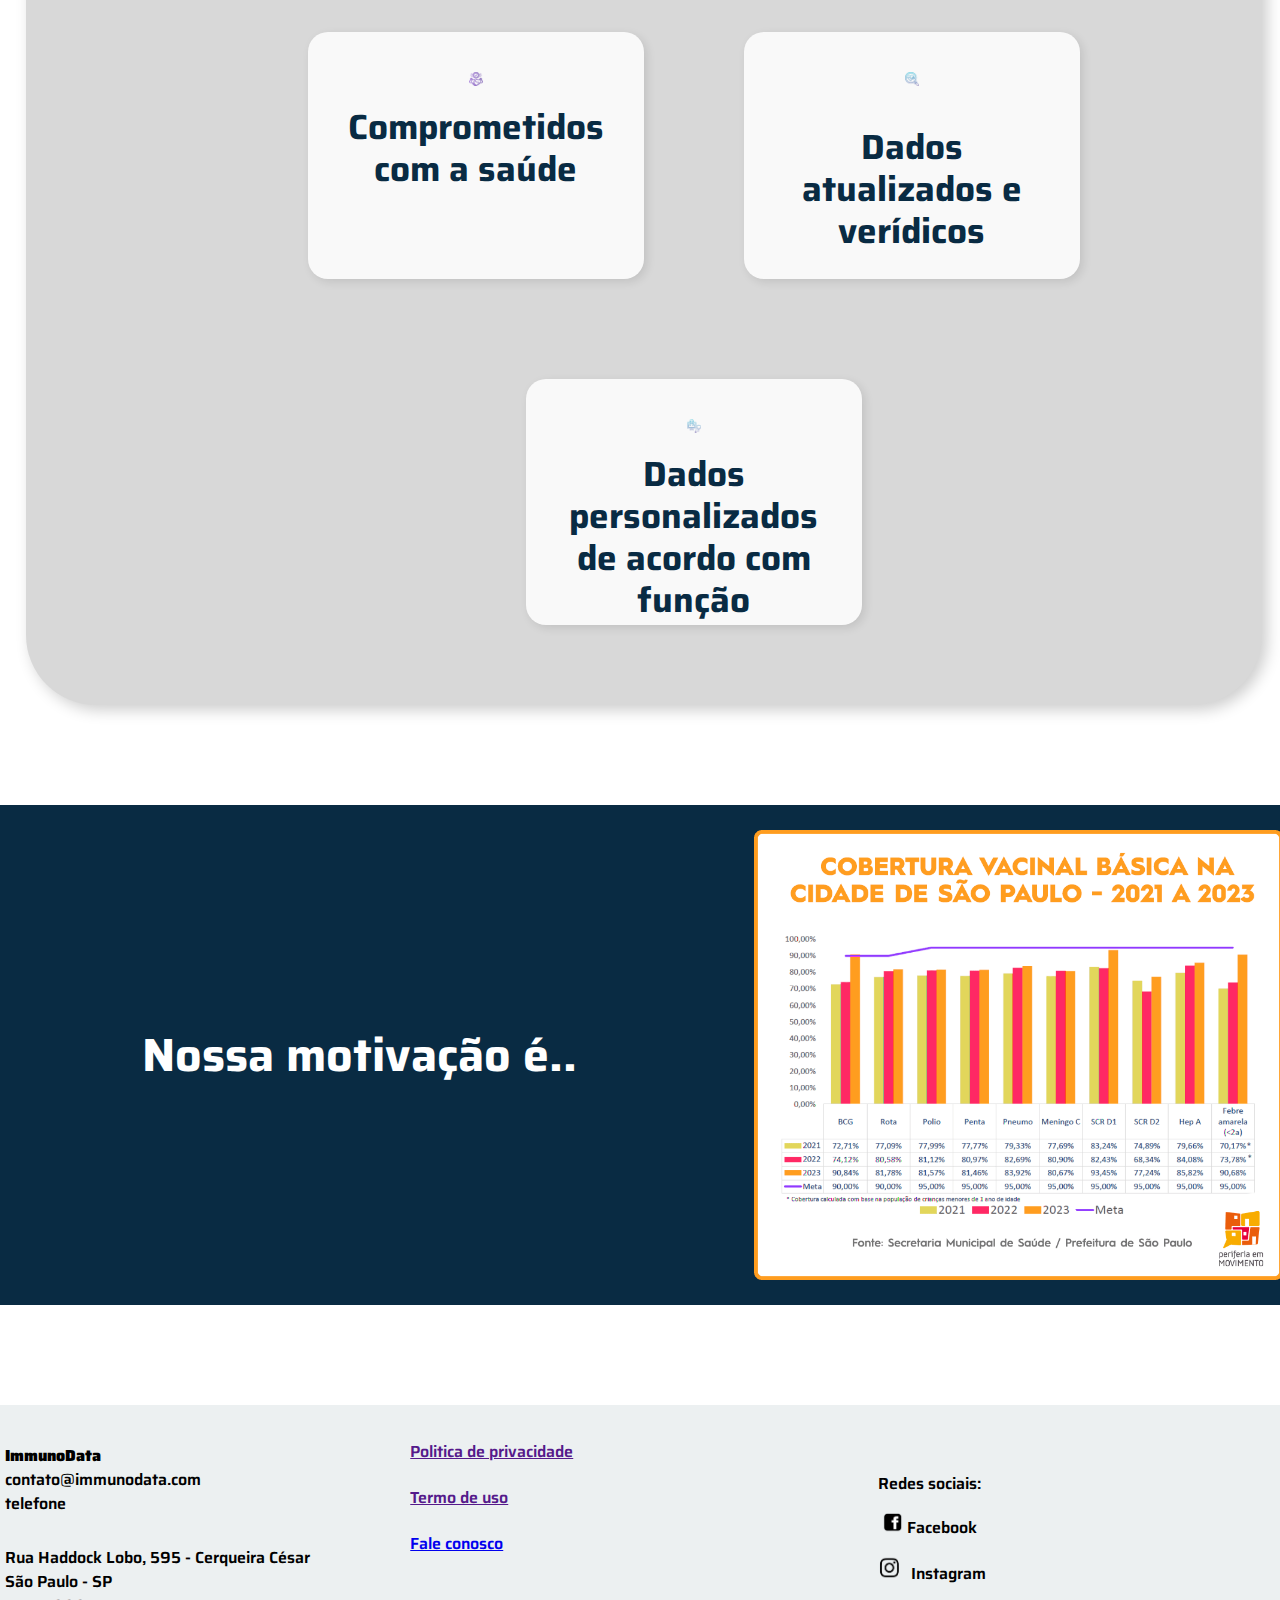
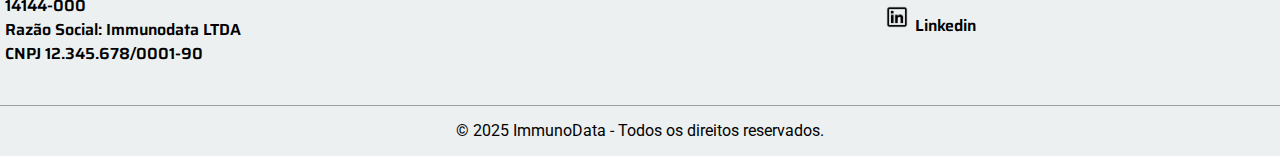
<file: site/public/servicos.html>
<!DOCTYPE html>
<html lang="pt-br">

<head>
  <meta charset="UTF-8">
  <meta name="viewport" content="width=device-width, initial-scale=1.0">
  <link rel="stylesheet" href="./css/reset.css">
  <link rel="stylesheet" href="./css/servicos.css">
  <link rel="icon" href="./assets/logo immunodata/8.png">
  <title>ImmunoData</title>
</head>

<body>
  <header class="cabecalho">
    <div class="cabecalho-titulo">
        <img class="cabecalho-titulo-img" src="./assets/logo immunodata/8.png" alt="Logo site">
        <h1>
            ImmunoData
        </h1>
    </div>
    <nav class="cabecalho-navegacao">
        <div class="cabecalho-navegacao-item">
            <a href="./index.html"> Home</a>
            <a href="./about.html"> Sobre</a>
            <a style="text-decoration: underline;" href="./servicos.html">Serviços</a>
            <a href="Cadastro.html">Cadastro</a>
        </div>
        <a class="logar" href="./Login.html">Login</a>
    </nav>
</header>
  <main class="conteudo">
    <section class="conteudo-principal">
      <div class="capa">
        <div class="sobre-capa-principal">
          SERVIÇOS IMMUNODATA
        </div>
      </div>
      <div class="conteudo-principal-parte">
        <div class="sobre">
            <div class="conteudo-principal-titulo">
                <img src="./assets/vacina.png" alt="seringa">
                <p>NOSSOS SERVIÇOS</p>
            </div>
            <div class="conteudo-principal-sobre">
                <h2>O QUE A IMMUNODATA FAZ?</h2>
                <p>O ImmunoData oferece uma plataforma intuitiva que centraliza dados relevantes sobre a vacinação, 
                  permitindo aos profissionais da saúde, gestores públicos e pesquisadores monitorar em tempo real a 
                  cobertura vacinal no estado de São Paulo. Através de gráficos e relatórios detalhados, é possível identificar padrões, 
                  gaps na vacinação e áreas que necessitam de maior atenção, fornecendo uma visão clara e estratégica para otimizar as 
                  campanhas de imunização.</p>
                  <br>
                <p>Nossa plataforma não apenas centraliza dados, mas também oferece ferramentas analíticas avançadas que auxiliam na 
                  formulação de estratégias eficazes para aumentar a cobertura vacinal. Ao fornecer insights precisos sobre as tendências 
                  e desafios enfrentados pelas campanhas, o ImmunoData apoia os gestores de saúde e pesquisadores na tomada de decisões 
                  informadas, contribuindo diretamente para o alcance das metas do Programa Nacional de Imunizações (PNI) e a prevenção 
                  de doenças erradicadas.</p>
            </div>
        </div>
        <img class="conteudo-principal-imagem-sobre" src="assets/istockphoto-1369602887-612x612.jpg" class="sobre-img" alt="criança vacinando">
    </div>
      <div class="servicos">
        <div class="servicos-escolha">
          <div class="conteudo-principal-motivo">
            <div class="titulo-escolher">
              POR QUE ESCOLHER A IMMUNODATA?
            </div>
            <div class="cada-servico">
              <div class="cada-servico">
                <div class="cada-escolha">
                    <img src="./assets/comprometimento icone.png" alt="Ícone superior" class="img-top">
                    <h3>Comprometidos com a saúde</h3>
                </div>
            
                <div class="cada-escolha">
                    <img src="./assets/lupa icone.png" alt="Ícone superior" class="img-topo">
                    <h3>Dados atualizados e verídicos</h3>
                </div>
            
                <div class="cada-escolha">
                    <img src="./assets/medico icone.png" alt="Ícone superior" class="img-top">
                    <h3>Dados personalizados de acordo com função</h3>
                </div>
            </div>
             
            </div>
          </div>
        </div>
      </div>
      <div class="conteudo-principal-parte indicadores">
        <div class="texto-motivacao">
          <h1>Nossa motivação é..</h1>
        </div>
        <div class="img-infografico">
          <img src="./assets/infografico-pagina-servicos.png" alt="">
        </div>
        </div>

      <div class="contato">
        <div class="informacao">
          <div class="contato-empresa">
            <div class="informacao-dados">
              <p class="contato-empresa-titulo">ImmunoData</p>
              <p>contato@immunodata.com</p>
              <p>telefone</p>
            </div>
            <div class="informacao-dados">
              <p>Rua Haddock Lobo, 595 - Cerqueira César</p>
              <p>São Paulo - SP</p>
              <p>14144-000</p>
              <p>Razão Social: Immunodata LTDA</p>
              <p>CNPJ 12.345.678/0001-90</p>

            </div>
          </div>

          <div class="links">
            <a href="">Politica de privacidade</a>
            <a href="">Termo de uso</a>
            <a href="./contato.html">Fale conosco</a>
          </div>
        </div>
        <div class="redes-sociais">
          <h2>Redes sociais:</h2>
          <span class="posicao">
            <img src="assets/facebook.png" alt=""> Facebook
          </span>
          <span>
            <img src="assets/instagram.png" alt=""> Instagram
          </span>
          <span>
            <img src="assets/linkedin.png" alt=""> Linkedin
          </span>
        </div>
      </div>
    </section>

  </main>
  <footer class="rodape">

    <h4>
      © 2025 ImmunoData - Todos os direitos reservados.
    </h4>
  </footer>
</body>

</html>
</file>
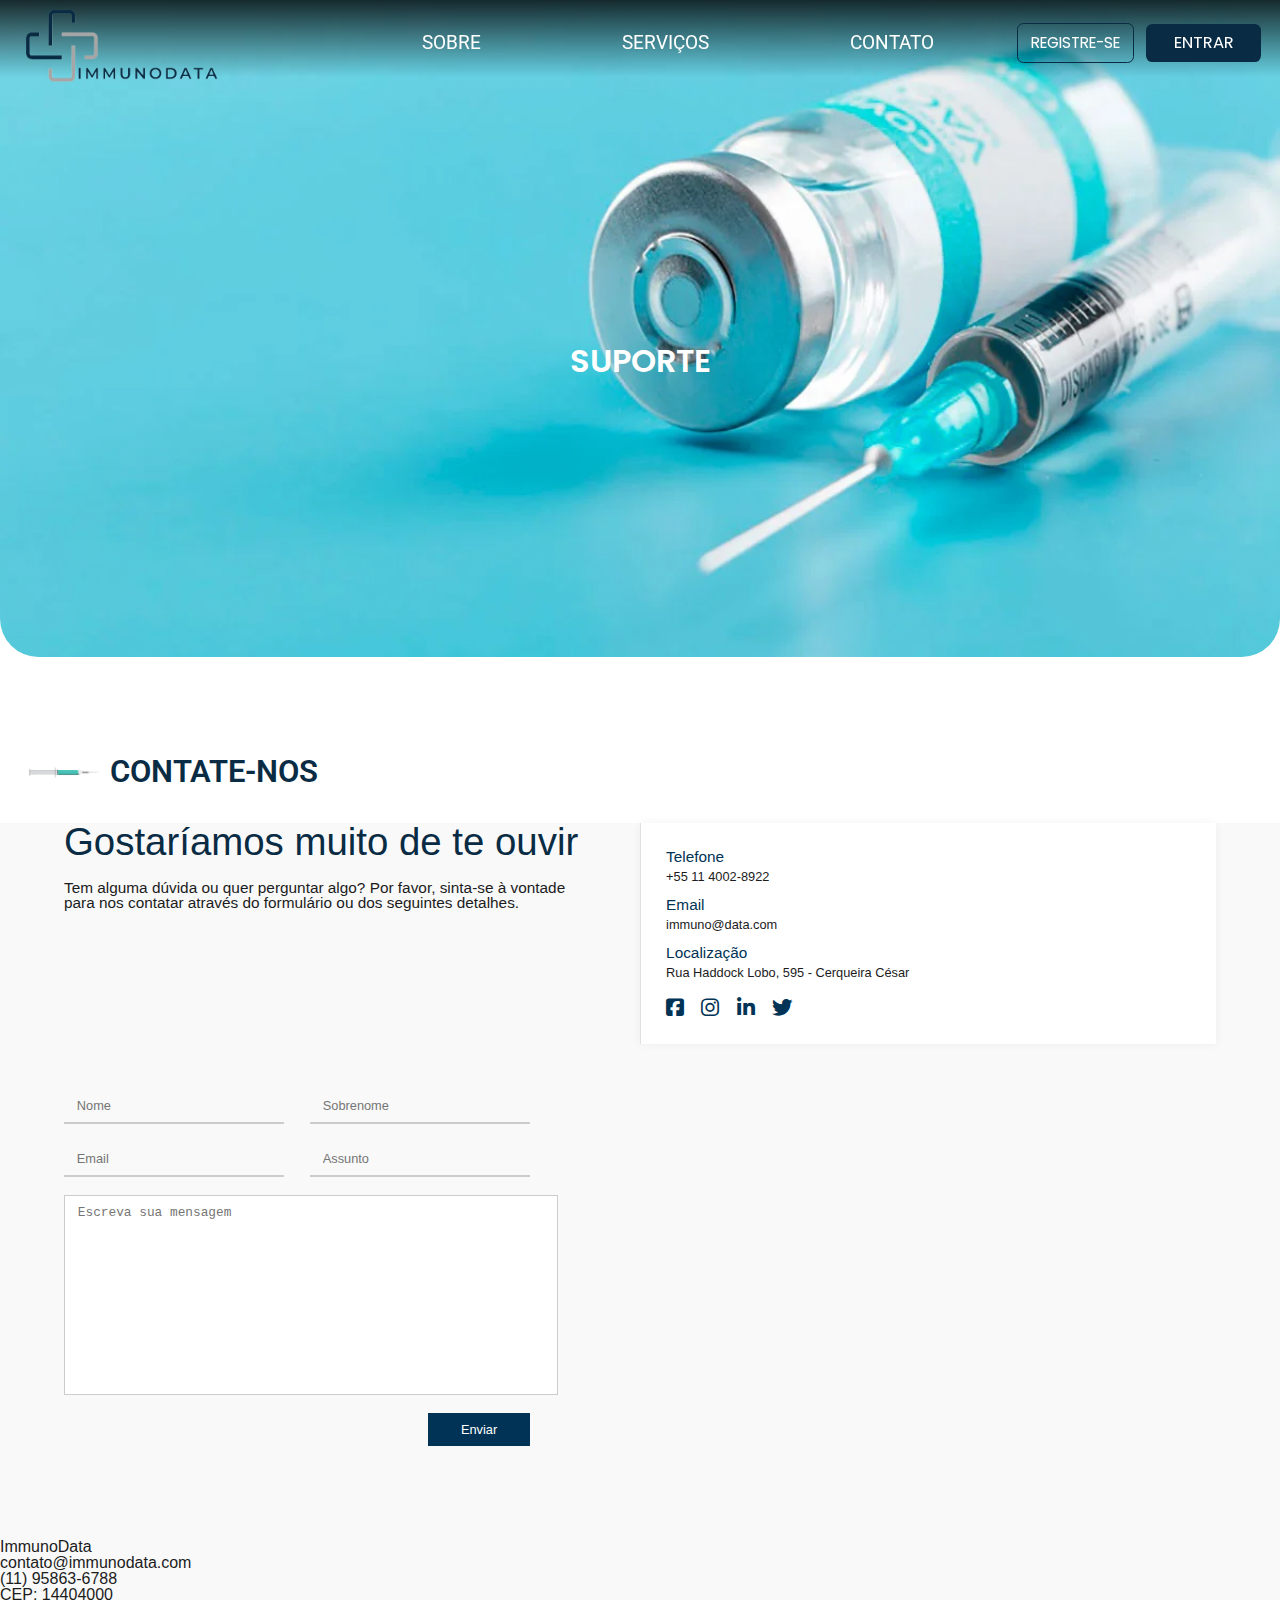
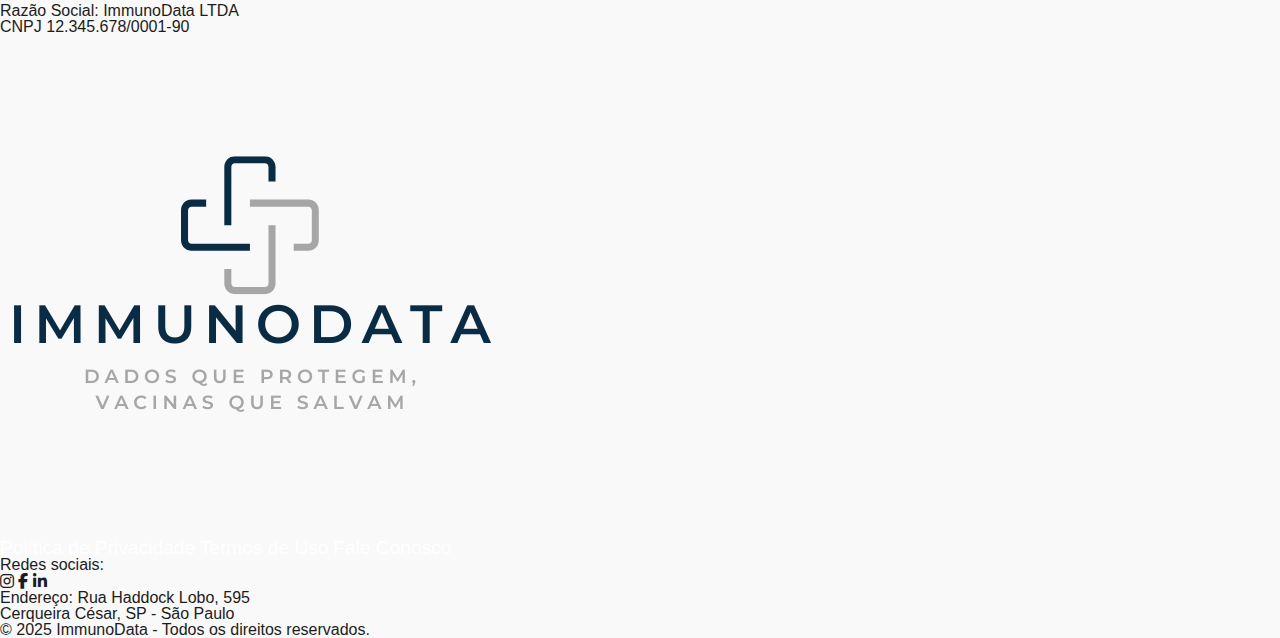
<file: site/public/suporte.html>
<!DOCTYPE html>
<html lang="pt-br">

<head>
    <meta charset="UTF-8">
    <meta name="viewport" content="width=device-width, initial-scale=1.0">
    <link rel="stylesheet" href="https://cdnjs.cloudflare.com/ajax/libs/font-awesome/6.5.0/css/all.min.css">
    <link rel="stylesheet" href="./css/reset.css">
    <link rel="stylesheet" href="./css/suporte.css">
    <link rel="icon" href="./assets/logo immunodata/8.png">
    <title>Suporte</title>
</head>

<body>
    <header>
        <div class="cabecalho">
            <a href="./index.html"><img class="logo" src="assets/logo-header.png"></a>
    
            <div class="box_nav">
                <nav>
                    <a href="about.html">SOBRE</a>
                    <a href="servicos.html">SERVIÇOS</a>
                    <a href="suporte.html">CONTATO</a>
                </nav>
                    <div id="box_cadastro" class="box_cadastro">
                    <a class="cadastrar" href="Cadastro.html">REGISTRE-SE</a>
                    <a class="logar" href="Login.html">ENTRAR</a>
                    </div>
            </div>
        </div>
    </header>

    <div class="home">
        <div class="home_embarque">
            <h2>SUPORTE</h2>
        </div>
    </div>

    <!-- fim da nav -->

    <div class="topico_seringa">
        <img class="img_seringa" src="assets/vacina.png" alt="seringa">
        <h3>CONTATE-NOS</h3>
    </div>
    <section class="contato">
      <div class="contato-container">
        <div class="contato-bloco">
          <div class="contato-info">
            <h1>Gostaríamos muito de te ouvir</h1>
            <p>Tem alguma dúvida ou quer perguntar algo? Por favor, sinta-se à vontade para nos contatar através do formulário ou dos seguintes detalhes.</p>
          </div>
      
          <!-- Card de Informações de Contato -->
          <div class="card-contato">
            <div class="info-contato">
              <h3>Telefone</h3>
              <p>+55 11 4002-8922</p>
      
              <h3>Email</h3>
              <p>immuno@data.com</p>
      
              <h3>Localização</h3>
              <p>Rua Haddock Lobo, 595 - Cerqueira César</p>
            </div>
      
            <div class="redes-sociais">
              <i class="fa-brands fa-square-facebook"></i>
              <i class="fa-brands fa-instagram"></i>
              <i class="fa-brands fa-linkedin-in"></i>
              <i class="fab fa-twitter"></i>
            </div>
          </div>
        </div>
      
        <!-- CONTINUA com o formulário e o mapa -->
        <div class="contato-conteudo">
          <form class="formulario-contato">
            <div class="form-linha">
              <input type="text" placeholder="Nome">
              <input type="text" placeholder="Sobrenome">
            </div>
            <div class="form-linha">
              <input type="email" placeholder="Email">
              <input type="text" placeholder="Assunto">
            </div>
            <textarea placeholder="Escreva sua mensagem"></textarea>
            <button type="submit">Enviar</button>
          </form>
      
          <div class="info-mapa">
            <iframe src="https://www.google.com/maps/embed?pb=!1m18!1m12!1m3!1d3657.288297654102!2d-46.664250025422106!3d-23.55808706147043!2m3!1f0!2f0!3f0!3m2!1i1024!2i768!4f13.1!3m3!1m2!1s0x94ce59d2a5270055%3A0x3c7ea4f4c7d51fb6!2sRua%20Haddock%20Lobo%2C%20595%20-%20Cerqueira%20C%C3%A9sar%2C%20S%C3%A3o%20Paulo%20-%20SP%2C%2001414-001!5e0!3m2!1spt-BR!2sbr!4v1728357259013!5m2!1spt-BR!2sbr"
              allowfullscreen="" loading="lazy" referrerpolicy="no-referrer-when-downgrade"></iframe>
          </div>
        </div>
      </div>
      
      <!-- footer -->

<footer>
  <div class="box_footer_rodape">
    
    <div class="footer_coluna">
      <p class="footer_title">ImmunoData</p>
      <p><strong>contato@immunodata.com</strong></p>
      <p>(11) 95863-6788</p>
      <p>CEP: 14404000</p>
      <p>Razão Social: ImmunoData LTDA</p>
      <p>CNPJ 12.345.678/0001-90</p>
    </div>

    <div class="footer_coluna center_logo">
        <img src="assets/logo immunodata2.0/1.png" alt="Logo ImmunoData" class="footer_logo">
      </div>

    <div class="footer_coluna_links">
      <a href="#">Política de Privacidade</a>
      <a href="#">Termos de Uso</a>
      <a href="#">Fale Conosco</a>
    </div>

    <div class="footer_coluna right">
      <p class="footer_title">Redes sociais:</p>
      <div class="footer_socials">
        <i class="fab fa-instagram"></i>
        <i class="fab fa-facebook-f"></i>
        <i class="fab fa-linkedin-in"></i>
      </div>
      <p>Endereço: Rua Haddock Lobo, 595<br> Cerqueira César, SP - São Paulo</p>
    </div>

  </div>

  <p class="footer_final">© 2025 ImmunoData - Todos os direitos reservados.</p>
</footer>

      </section>
</body>
</file>
<file: site/public/css/home.css>
@import url('https://fonts.googleapis.com/css2?family=Edu+AU+VIC+WA+NT+Pre:wght@400..700&family=Kavoon&family=Playpen+Sans:wght@100..800&family=Roboto:ital,wght@0,100..900;1,100..900&display=swap');
@import url('https://fonts.googleapis.com/css2?family=Edu+AU+VIC+WA+NT+Pre:wght@400..700&family=Kavoon&family=Playpen+Sans:wght@100..800&family=Roboto:ital,wght@0,100..900;1,100..900&family=Saira:ital,wght@0,100..900;1,100..900&display=swap');
@import url('https://fonts.googleapis.com/css2?family=Poppins:wght@200;300;400;500;700;800&family=Saira:ital,wght@0,100..900;1,100..900&family=Ultra&display=swap');

body {
    background-color: #fff;
    font-family: "Roboto";
    color: #000;
    height: 100vh;
}


header {
    width: 100%;
    height: 6vw;
    position: fixed;
  
  
    z-index: 3;
    background: linear-gradient(to bottom, rgba(0, 0, 0, 0.8), rgba(0, 0, 0, 0));
  }
  
  .cabecalho {
    display: flex;
    align-items: center;
    z-index: 2
  }
  
  .logo {
    width: 15vw;
    height: 100%;
    margin-left: 2vw;
    cursor: pointer;
    margin-top: 0.6vw;
  }
  
  .icon-header {
    width: 6vw;
    cursor: pointer;
  }
  
  .box_nav {
    width: 100%;
    display: flex;
    justify-content: flex-end;
    align-items: center;
  
  }
  
  nav {
    width: 40vw;
    margin-right: 5vw;
    display: flex;
    justify-content: space-between;
    align-items: center;
    color: white;
  }
  
  a {
    font-style: normal;
    color: white;
    text-decoration: none;
    font-size: 1.5vw;
    font-weight: 400;
    text-align: center;
  }
  
  a:hover {
    font-weight: bold;
  }
  
  .home {
    background-image: url('../assets/fundo-vacina.jpg');
    background-size: cover; 
      background-position: center;
    background-repeat: no-repeat;
    width: 100%;
    height: 73vh;
    background-color: white;
    border-radius: 0vw 0vw 3vw 3vw;
    display: flex;
    justify-content: center;
    align-items: center;
  }
  
  .home_embarque {
    display: flex;
    justify-content: center;
    align-items: center;
    flex-direction: column;
    color: white;
    height: 19vw;
    width: 80vw;
    margin-top: 5vw;
    text-align: center;
  }
  
  h2 {
    font-size: 2.5vw;
    font-weight: 600;
    font-family: "Poppins", sans-serif;
  }

  .home_embarque a {
    background-color: #e2e2e2a8;
    color: white;
    border-radius: 0.5vw;
    width: 24vw;
    height: 5.3vw;
    text-align: center;
    padding-top: 1vw;
    font-size: 1.8vw;
    font-weight: 600;
    font-family: "Poppins", sans-serif;
    margin-top: 2vw;
  }
  
  .home_embarque span {
    font-weight: 700;
    padding-left: 0.2vw;
    padding-right: 0.2vw;
    font-family: "Poppins", sans-serif;
  }

  .box_cadastro {
    display: flex;
    margin-left: 1vw;
    margin-right: 1vw;
    justify-content: space-around;
    align-items: center;
    width: 20vw;
  }
  
  .box_cadastro a {
    width: 9vw;
    height: 3vw;
    border-radius: 0.5vw;
    display: flex;
    justify-content: center;
    align-items: center;
  
    font-family: "Poppins", sans-serif;
  }
  
  .cadastrar {
    border: 0.14vw solid #092B43;
    font-size: 1.2vw;
  }
  
  .logar {
    background-color: #092B43;
    font-size: 1.3vw;
  }

  /* fim da nav */

  .topico_seringa {
    display: flex;
    align-items: center;
    margin: 1vw 0vw 1vw 2vw;
    font-size: 2.4vw;
    font-weight: 600;
    color: #092B43;
    padding-top: 5vw;
}

.topico_seringa img {
    width: 6vw;
    height: auto;
    margin-right: 0.6vw;
}

  /*  */
  .sobre_home {
    width: 100%;
    background-color: white;
  }
  
  .container_sobre_home {
    width: 100%;
    height: 40vw;
    display: flex;
    justify-content: center;
    color: #092B43;
  }
  
  .container_sobre_home img {
    height: 32vw;
    border-radius: 0.4vw;
  }
  
  .box_sobre_home {
    padding-top: 1.3vw;
    width: 40vw;
    margin-left: 6vw;
  }
  
  .box_sobre_home p {
    margin-top: 3.5vw;
    font-size: 1.7vw;
  }
  
  .box_sobre_home span {
    font-weight: bold;
  }
  
  .box_sobre_home a {
    background-color: #092B43;
    display: flex;
    width: 20vw;
    height: 5vw;
    justify-content: center;
    align-items: center;
    font-weight: 600;
    border-radius: 0.4vw;
    margin-top: 5vw;
  }


/* campanha de vacinação */
.container_servicos_home {
    background-color: #F0EFEF;
    width: 100%;
    height: 40vw;
    display: flex;
    justify-content: center;
    align-items: center;
    color: #092B43;
    overflow-x: hidden;
  }

  .box_servicos_home h3 {
    font-size: 3vw;
  }
  
  .box_servicos_imagens {
    display: flex;
    height: 100%;
    width: max-content;
    justify-content: flex;
    align-items: center;
    overflow-x: auto;
    /* Habilita o scroll horizontal */
    overflow-y: hidden;
    /* Oculta o scroll vertical */
  }
  
  .box_servicos_imagens::-webkit-scrollbar {
    width: 0;
    height: 0;
  }
  
  .div_imagem1,
  .div_imagem2,
  .div_imagem3,
  .div_imagem4 {
    margin-right: 1vw;
    background-size: cover;
    width: 20vw;
    border-radius: 0.4vw;
    height: 34vw;
    color: white;
    display: flex;
    justify-content: center;
    align-items: flex-end;
    font-size: 2.3vw;
    font-weight: 600;
    padding-bottom: 2vw;
    text-shadow: 2px 2px 4px rgba(0, 0, 0, 0.5);
    transition: transform 0.3s ease;
  }
  .div_imagem1{
    background-image: url('../assets/campanha-vacina-dengue.jpeg');
   
  }
  .div_imagem2{
    background-image: url('../assets/doctor-vaccinating-patient-clinic.jpg');
   
  }
  .div_imagem3{
    background-image: url('../assets/istockphoto-1369602887-612x612.jpg');
   
    
  }
  .div_imagem4{
    background-image: url('../assets/istockphoto-1413603540-612x612.jpg');
    
  }
  
  .hoverImage:hover {
    transform: scale(1.1);
    cursor: pointer;
  }
  
  .box_servicos_home img {
    cursor: pointer;
  }

.marcas {
    background-color: #EFF7F2;
}

.marcas img {
    margin-right: 3vw;
}



.contato {
    height: 37.5vh;
    background-color: #ecf0f1;
    border-bottom: 1px solid #9f9f9f;
    display: flex;
    justify-content: space-around;
    align-items: center;
    width: 100%;
    font-family: "Saira";
    font-weight: 600;
    font-size: 1rem;
}

.informacao {
    padding: auto;
    display: flex;
    gap: 6vw;
}

.contato-empresa {
    display: flex;
    flex-direction: column;
    gap: 4vh;
}

.informacao-dados {
    line-height: 1.5;
}

.contato-empresa-titulo {
    font-weight: 900;
}

.links {
    display: flex;
    flex-direction: column;
    gap: 4vh;
}

.redes-sociais {
    display: flex;
    text-align: center;
    flex-direction: column;
    align-items: center;
    justify-content: center;
    gap: 2.5vh;
}

.redes-sociais img {
    width: 5%;
}

.rodape {
    background-color: #ecf0f1;
    display: flex;
    justify-content: center;
    height: 6vh;
    align-items: center;
    margin-top: auto;
}

footer {
    width: 100%;
    background-color: #12577B;
    display: flex;
    flex-direction: column;
    align-items: center;
    padding: 2vw 0;
  }
  
  .box_footer_rodape {
    width: 80vw;
    display: flex;
    justify-content: space-around;
    align-items: flex-start;
    color: white;
    font-size: 1.1vw;
    font-weight: 600;
    flex-wrap: wrap;
  }
  
  .box_footer_contato p {
    margin: 0.5vw 0;
  }
  
  .footer_title {
    font-weight: 700;
    font-size: 1.5vw;
    margin-bottom: 1vw;
  }
  
  .box_footer_termos p {
    padding-bottom: 0.9vw;
    cursor: pointer;
  }
  
  .box_footer_termos a {
    font-size: 1.1vw;
    font-weight: 600;
    color: white;
    text-decoration: none;
  }
  
  .a_footer {
    width: 17vw;
    height: 4vw;
    display: flex;
    justify-content: center;
    align-items: center;
    border-radius: 0.4vw;
    color: #092B43;
    background-color: white;
    font-weight: 600;
    font-size: 1.4vw;
    text-decoration: none;
    margin-top: 1vw;
  }
  
  .footer_final {
    color: white;
    font-weight: lighter;
    margin-top: 2vw;
    font-size: 1vw;
  }

@media (max-width: 1150px) {
    .conteudo-principal-parte{
        gap: 40px;
    }

    .conteudo-principal-titulo img{
        display: none;

    }

    .sobre button{
        width: 20%;
    }

    .conteudo-principal-sobre{
        margin-left: 50px;
        gap: 50px;
    }

    .conteudo-principal-servico{
        width: 75%;
    }

    .sobre{
        display: flex;
        flex-direction: column;
        gap: 50px;
    }

    .conteudo-principal-titulo{
        margin-left: 200px;
    }

    .conteudo-principal-imagem{
        margin-right: 50px;
    }

    .sobre-capa{
        align-items: center;
        margin-left: 0;
    }

    .campanhas img{
        width: 45%;
    }

    .marcas img{
        width: 30%;
    }

    .contato-empresa{
        padding-left: 20px;
    }
}

@media (max-width: 810px){
    .conteudo-principal-servico{
        width: 80%;
        margin-left: 50px;
    }

    .conteudo-principal-titulo{
        display: none;
    }

    .conteudo-principal-parte img{
        width: 40%;
        margin: 0;
    }

    .marcas{
        gap: 0;
    }

    .conteudo-principal-parte{
        display: flex;
        flex-direction: column;
        justify-items: center;
        text-align: center;
    }

    .conteudo-principal-sobre{
        width: 80%;
    }

    .sobre{
        align-items: center;
    }

    .saiba-mais{
        display: flex;
        flex-direction: column;
        gap: 50px;
        align-items: center;
    }

    .conteudo-principal-parte button{
        margin: 0;
    }

}

@import url('https://fonts.googleapis.com/css2?family=Edu+AU+VIC+WA+NT+Pre:wght@400..700&family=Kavoon&family=Playpen+Sans:wght@100..800&family=Roboto:ital,wght@0,100..900;1,100..900&display=swap');
@import url('https://fonts.googleapis.com/css2?family=Edu+AU+VIC+WA+NT+Pre:wght@400..700&family=Kavoon&family=Playpen+Sans:wght@100..800&family=Roboto:ital,wght@0,100..900;1,100..900&family=Saira:ital,wght@0,100..900;1,100..900&display=swap');
@import url('https://fonts.googleapis.com/css2?family=Poppins:wght@200;300;400;500;700;800&family=Saira:ital,wght@0,100..900;1,100..900&family=Ultra&display=swap');

body {
    background-color: #fff;
    font-family: "Roboto";
    color: #000;
    height: 100vh;
}


header {
    width: 100%;
    height: 6vw;
    position: fixed;
  
  
    z-index: 3;
    background: linear-gradient(to bottom, rgba(0, 0, 0, 0.8), rgba(0, 0, 0, 0));
  }
  
  .cabecalho {
    display: flex;
    align-items: center;
    z-index: 2
  }
  
  .logo {
    width: 15vw;
    height: 100%;
    margin-left: 2vw;
    cursor: pointer;
    margin-top: 0.6vw;
  }
  
  .icon-header {
    width: 6vw;
    cursor: pointer;
  }
  
  .box_nav {
    width: 100%;
    display: flex;
    justify-content: flex-end;
    align-items: center;
  
  }
  
  nav {
    width: 40vw;
    margin-right: 5vw;
    display: flex;
    justify-content: space-between;
    align-items: center;
    color: white;
  }
  
  a {
    font-style: normal;
    color: white;
    text-decoration: none;
    font-size: 1.5vw;
    font-weight: 400;
    text-align: center;
  }
  
  a:hover {
    font-weight: bold;
  }
  
  .home {
    background-image: url('../assets/fundo-vacina.jpg');
    background-size: cover; 
      background-position: center;
    background-repeat: no-repeat;
    width: 100%;
    height: 73vh;
    background-color: white;
    border-radius: 0vw 0vw 3vw 3vw;
    display: flex;
    justify-content: center;
    align-items: center;
  }
  
  .home_embarque {
    display: flex;
    justify-content: center;
    align-items: center;
    flex-direction: column;
    color: white;
    height: 19vw;
    width: 80vw;
    margin-top: 5vw;
    text-align: center;
  }
  
  h2 {
    font-size: 2.5vw;
    font-weight: 600;
    font-family: "Poppins", sans-serif;
  }

  .home_embarque a {
    background-color: #e2e2e2a8;
    color: white;
    /* background-color: #092b43cf; */
    border-radius: 0.5vw;
    width: 24vw;
    height: 5.3vw;
    text-align: center;
    padding-top: 1vw;
    font-size: 1.8vw;
    font-weight: 600;
    font-family: "Poppins", sans-serif;
    margin-top: 2vw;
  }
  
  .home_embarque span {
    font-weight: 700;
    padding-left: 0.2vw;
    padding-right: 0.2vw;
    font-family: "Poppins", sans-serif;
  }

  .box_cadastro {
    display: flex;
    margin-left: 1vw;
    margin-right: 1vw;
    justify-content: space-around;
    align-items: center;
    width: 20vw;
  }
  
  .box_cadastro a {
    width: 9vw;
    height: 3vw;
    border-radius: 0.5vw;
    display: flex;
    justify-content: center;
    align-items: center;
  
    font-family: "Poppins", sans-serif;
  }
  
  .cadastrar {
    border: 0.14vw solid #092B43;
    font-size: 1.2vw;
  }
  
  .logar {
    background-color: #092B43;
    font-size: 1.3vw;
  }

.conteudo-principal-imagem {
    width: 30%;
    margin-right: 10vw;
}

.conteudo-principal-titulo {
    font-family: "Saira";
    display: flex;
    align-items: center;
    gap: 1.25vw;
    margin-left: 6vw;
    font-size: 1rem;
    font-weight: 700;
}

.conteudo-principal-sobre {
    display: flex;
    flex-direction: column;
    margin-left: 9vw;
    gap: 1.5vh;
    font-family: "Saira";
    font-size: 1.4rem;
    font-weight: 400;
    color: #092b43;
    line-height: 1.5;
}

.container_servicos_home {
    background-color: #F0EFEF;
    width: 100%;
    height: 40vw;
    display: flex;
    justify-content: center;
    align-items: center;
    color: #092B43;
    overflow-x: hidden;
  }

  .box_servicos_home h3 {
    font-size: 3vw;
  }
  
  .box_servicos_imagens {
    display: flex;
    height: 100%;
    width: max-content;
    justify-content: flex;
    align-items: center;
    overflow-x: auto;
    /* Habilita o scroll horizontal */
    overflow-y: hidden;
    /* Oculta o scroll vertical */
  }
  
  .box_servicos_imagens::-webkit-scrollbar {
    width: 0;
    height: 0;
  }
  
  .div_imagem1,
  .div_imagem2,
  .div_imagem3,
  .div_imagem4 {
    margin-right: 1vw;
    background-size: cover;
    width: 20vw;
    border-radius: 0.4vw;
    height: 34vw;
    color: white;
    display: flex;
    justify-content: center;
    align-items: flex-end;
    font-size: 2.3vw;
    font-weight: 600;
    padding-bottom: 2vw;
    text-shadow: 2px 2px 4px rgba(0, 0, 0, 0.5);
    transition: transform 0.3s ease;
  }
  .div_imagem1{
    background-image: url('../assets/campanha-vacina-dengue.jpeg');
   
  }
  .div_imagem2{
    background-image: url('../assets/doctor-vaccinating-patient-clinic.jpg');
   
  }
  .div_imagem3{
    background-image: url('../assets/istockphoto-1369602887-612x612.jpg');
   
    
  }
  .div_imagem4{
    background-image: url('../assets/istockphoto-1413603540-612x612.jpg');
    
  }
  
  .hoverImage:hover {
    transform: scale(1.1);
    cursor: pointer;
  }
  
  .box_servicos_home img {
    cursor: pointer;
  }

.marcas {
    background-color: #EFF7F2;
}

.marcas img {
    margin-right: 3vw;
}



.contato {
    height: 37.5vh;
    background-color: #ecf0f1;
    border-bottom: 1px solid #9f9f9f;
    display: flex;
    justify-content: space-around;
    align-items: center;
    width: 100%;
    font-family: "Saira";
    font-weight: 600;
    font-size: 1rem;
}

.informacao {
    padding: auto;
    display: flex;
    gap: 6vw;
}

.contato-empresa {
    display: flex;
    flex-direction: column;
    gap: 4vh;
}

.informacao-dados {
    line-height: 1.5;
}

.contato-empresa-titulo {
    font-weight: 900;
}

.links {
    display: flex;
    flex-direction: column;
    gap: 4vh;
}

.redes-sociais {
    display: flex;
    text-align: center;
    flex-direction: column;
    align-items: center;
    justify-content: center;
    gap: 2.5vh;
}

.redes-sociais img {
    width: 5%;
}

.rodape {
    background-color: #ecf0f1;
    display: flex;
    justify-content: center;
    height: 6vh;
    align-items: center;
    margin-top: auto;
}

footer {
    width: 100%;
    background-color: #12577B;
    display: flex;
    flex-direction: column;
    align-items: center;
    padding: 2vw 0;
  }
  
  .box_footer_rodape {
    width: 80vw;
    display: flex;
    justify-content: space-around;
    align-items: flex-start;
    color: white;
    font-size: 1.1vw;
    font-weight: 600;
    flex-wrap: wrap;
  }
  
  .box_footer_contato p {
    margin: 0.5vw 0;
  }
  
  .footer_title {
    font-weight: 700;
    font-size: 1.5vw;
    margin-bottom: 1vw;
  }
  
  .box_footer_termos p {
    padding-bottom: 0.9vw;
    cursor: pointer;
  }
  
  .box_footer_termos a {
    font-size: 1.1vw;
    font-weight: 600;
    color: white;
    text-decoration: none;
  }
  
  .a_footer {
    width: 17vw;
    height: 4vw;
    display: flex;
    justify-content: center;
    align-items: center;
    border-radius: 0.4vw;
    color: #092B43;
    background-color: white;
    font-weight: 600;
    font-size: 1.4vw;
    text-decoration: none;
    margin-top: 1vw;
  }
  
  .footer_final {
    color: white;
    font-weight: lighter;
    margin-top: 2vw;
    font-size: 1vw;
  }

@media (max-width: 1150px) {
    .conteudo-principal-parte{
        gap: 40px;
    }

    .conteudo-principal-titulo img{
        display: none;

    }

    .sobre button{
        width: 20%;
    }

    .conteudo-principal-sobre{
        margin-left: 50px;
        gap: 50px;
    }

    .conteudo-principal-servico{
        width: 75%;
    }

    .sobre{
        display: flex;
        flex-direction: column;
        gap: 50px;
    }

    .conteudo-principal-titulo{
        margin-left: 200px;
    }

    .conteudo-principal-imagem{
        margin-right: 50px;
    }

    .sobre-capa{
        align-items: center;
        margin-left: 0;
    }

    .campanhas img{
        width: 45%;
    }

    .marcas img{
        width: 30%;
    }

    .contato-empresa{
        padding-left: 20px;
    }
}

@media (max-width: 810px){
    .conteudo-principal-servico{
        width: 80%;
        margin-left: 50px;
    }

    .conteudo-principal-titulo{
        display: none;
    }

    .conteudo-principal-parte img{
        width: 40%;
        margin: 0;
    }

    .marcas{
        gap: 0;
    }

    .conteudo-principal-parte{
        display: flex;
        flex-direction: column;
        justify-items: center;
        text-align: center;
    }

    .conteudo-principal-sobre{
        width: 80%;
    }

    .sobre{
        align-items: center;
    }

    .saiba-mais{
        display: flex;
        flex-direction: column;
        gap: 50px;
        align-items: center;
    }

    .conteudo-principal-parte button{
        margin: 0;
    }

}
</file>
<file: site/public/css/about.css>
@import url('https://fonts.googleapis.com/css2?family=Edu+AU+VIC+WA+NT+Pre:wght@400..700&family=Kavoon&family=Playpen+Sans:wght@100..800&family=Roboto:ital,wght@0,100..900;1,100..900&display=swap');
@import url('https://fonts.googleapis.com/css2?family=Edu+AU+VIC+WA+NT+Pre:wght@400..700&family=Kavoon&family=Playpen+Sans:wght@100..800&family=Roboto:ital,wght@0,100..900;1,100..900&family=Saira:ital,wght@0,100..900;1,100..900&display=swap');
@import url('https://fonts.googleapis.com/css2?family=Poppins:wght@200;300;400;500;700;800&family=Saira:ital,wght@0,100..900;1,100..900&family=Ultra&display=swap');

body{
    background-color: #fff;
    font-family: "Roboto";
    color: #000;
    height: 100vh;
}

header {
    width: 100%;
    height: 6vw;
    position: fixed;
  
  
    z-index: 3;
    background: linear-gradient(to bottom, rgba(0, 0, 0, 0.8), rgba(0, 0, 0, 0));
  }
  
  .cabecalho {
    display: flex;
    align-items: center;
    z-index: 2
  }
  
  .logo {
    width: 15vw;
    height: 100%;
    margin-left: 2vw;
    cursor: pointer;
    margin-top: 0.6vw;
  }
  
  .icon-header {
    width: 6vw;
    cursor: pointer;
  }
  
  .box_nav {
    width: 100%;
    display: flex;
    justify-content: flex-end;
    align-items: center;
  
  }
  
  nav {
    width: 40vw;
    margin-right: 5vw;
    display: flex;
    justify-content: space-between;
    align-items: center;
    color: white;
  }
  
  a {
    font-style: normal;
    color: white;
    text-decoration: none;
    font-size: 1.5vw;
    font-weight: 400;
    text-align: center;
  }
  
  a:hover {
    font-weight: bold;
  }
  
  .home {
    background-image: url('../assets/fundo-vacina.jpg');
    background-size: cover; 
      background-position: center;
    background-repeat: no-repeat;
    width: 100%;
    height: 73vh;
    background-color: white;
    border-radius: 0vw 0vw 3vw 3vw;
    display: flex;
    justify-content: center;
    align-items: center;
  }
  
  .home_embarque {
    display: flex;
    justify-content: center;
    align-items: center;
    flex-direction: column;
    color: white;
    height: 19vw;
    width: 80vw;
    margin-top: 5vw;
    text-align: center;
  }
  
  h2 {
    font-size: 2.5vw;
    font-weight: 600;
    font-family: "Poppins", sans-serif;
  }

  .home_embarque a {
    background-color: #e2e2e2a8;
    color: white;
    border-radius: 0.5vw;
    width: 24vw;
    height: 5.3vw;
    text-align: center;
    padding-top: 1vw;
    font-size: 1.8vw;
    font-weight: 600;
    font-family: "Poppins", sans-serif;
    margin-top: 2vw;
  }
  
  .home_embarque span {
    font-weight: 700;
    padding-left: 0.2vw;
    padding-right: 0.2vw;
    font-family: "Poppins", sans-serif;
  }

  .box_cadastro {
    display: flex;
    margin-left: 1vw;
    margin-right: 1vw;
    justify-content: space-around;
    align-items: center;
    width: 20vw;
  }
  
  .box_cadastro a {
    width: 9vw;
    height: 3vw;
    border-radius: 0.5vw;
    display: flex;
    justify-content: center;
    align-items: center;
  
    font-family: "Poppins", sans-serif;
  }
  
  .cadastrar {
    border: 0.14vw solid #092B43;
    font-size: 1.2vw;
  }
  
  .logar {
    background-color: #092B43;
    font-size: 1.3vw;
  }

  /* fim da nav */

  .topico_seringa {
    display: flex;
    align-items: center;
    margin: 1vw 0vw 1vw 2vw;
    font-size: 2.4vw;
    font-weight: 600;
    color: #092B43;
    padding-top: 5vw;
}

.topico_seringa img {
    width: 6vw;
    height: auto;
    margin-right: 0.6vw;
}

  /*  */

  .sobre_home {
    width: 100%;
    background-color: white;
  }
  
  .container_sobre_home {
    width: 100%;
    height: 40vw;
    display: flex;
    justify-content: center;
    color: #092B43;
  }
  
  .container_sobre_home img {
    height: 32vw;
    border-radius: 0.4vw;
  }

  .container_sobre_home h3 {
    font-size: 3vw;
    font-weight: 600;
  }
  
  .box_sobre_home {
    padding-top: 1.3vw;
    width: 40vw;
    margin-left: 6vw;
  }
  
  .box_sobre_home p {
    margin-top: 3.5vw;
    font-size: 1.7vw;
  }
  
  .box_sobre_home span {
    font-weight: bold;
  }
  
  .box_sobre_home a {
    background-color: #092B43;
    display: flex;
    width: 20vw;
    height: 5vw;
    justify-content: center;
    align-items: center;
    font-weight: 600;
    border-radius: 0.4vw;
    margin-top: 5vw;
  }


  /*  */

.conteudo{
    display: flex;
}

.conteudo-principal{
    width: 100%;
    display: flex;
    flex-direction: column;
    gap: 100px;
}

.capa {
    background-image: url(../assets/fundo-vacina.jpg);
    background-size: cover;
    width: 100% !important;
    margin: 0 !important;
    height: 600px !important;
}

.sobre-capa-principal{
    color: white;
    height: 100%;
    display: flex;
    flex-direction: column;
    align-items: flex-start;
    justify-content: left;
    gap: 30px;
    font-size: 4rem;
    font-weight: 700;
    text-align: left;
    margin-left: 90px;
    margin-top: 300px;
}

.conteudo-principal-parte{
    width: 100%;
    height: 500px;
    display: flex;
    justify-content: space-around;
    align-items: center;
    gap: 20px;
}

.conteudo-principal-imagem{
    width: 30%;
    margin-right: 150px;
} 

.conteudo-principal-titulo{
    font-family: "Saira";
    display: flex;
    align-items: center;
    gap: 20px;
    margin-left: 110px;
    font-size: 1rem;
    font-weight: 700;
}

.conteudo-principal-sobre{
    display: flex;
    flex-direction: column;
    margin-left: 150px;
    gap: 20px;
    font-family: "Saira";
    font-size: 1.4rem;
    font-weight: 400;
    color: #092b43;
    line-height: 1.5;
}

.conteudo-principal-sobre span{
    font-weight: 700;
}

.conteudo-principal-sobre p{
    text-shadow: 2px 2px 4px rgba(0, 0, 0, 0.4);
}

.conteudo-principal-sobre h2{
    font-family: "Roboto";
    font-weight: 700;
    font-size: 2.5rem;
}

.conteudo-principal-parte button{
    background-color: #70C174;
    padding: 16px 32px;
    color: #fff;
    font-family: "Roboto";
    font-weight: 500;
    border-radius: 4px;
    font-size: 1rem;
    text-align: center;
    margin-left: 150px;
    border: none;
    margin-top: 40px;
}

.marcas{
    background-color: #EFF7F2;
}

.marcas img{
    margin-right: 50px;
}

.marcas-titulo{
    font-size: 2.25rem;
    font-weight: 700;
    font-family: "Saira";
}

.img-marcas{
    margin: 0 !important;
    width: 20% !important;
}

.visao-missao-valor{
    background-color: #fff;
    width: 450px;
    border-radius: 70px;
    height: 400px;
    display: flex;
    flex-direction: column;
    align-items: center;
    text-align: center;
    gap: 50px;
    padding-top: 50px;
}

.missao{
    display: flex;
    flex-direction: column;
    gap: 20px;
    align-items: center;
}

.visao{
    padding-top: 50px;
    display: flex;
    flex-direction: column;
    gap: 40px;
    align-items: center;
}

.valor{
    padding-top: 50px;
    display: flex;
    flex-direction: column;
    gap: 40px;
    align-items: center;
}

.marcas-texto{
    width: 75%;
}

.conteudo-principal-titulo img{
    width: 9% !important;
    margin: 0 !important;
}

.contato{
    height: 300px;
    background-color: #ecf0f1;
    border-bottom: 1px solid #9f9f9f;
    display: flex;
    justify-content: space-around;
    align-items: center;
    width: 100%;
    font-family: "Saira";
    font-weight: 600;
    font-size: 1rem;
}

.informacao{
    padding: auto;
    display: flex;
    gap: 100px;
}

.contato-empresa{
    display: flex;
    flex-direction: column;
    gap: 30px;
}

.informacao-dados{
    line-height: 1.50;
}

.contato-empresa-titulo{
    font-weight: 900;    
}

.links{
    display: flex;
    flex-direction: column;
    gap: 30px;
}

.redes-sociais{
    display: flex;
    text-align: center;
    flex-direction: column;
    align-items: center;
    justify-content: center;
    gap: 20px;
}

.redes-sociais img{
    width: 5%;
}

.rodape{
    background-color: #ecf0f1;
    display: flex;
    justify-content: center;
    height: 50px;
    align-items: center;
    margin-top: auto;
}

@media (max-width: 1150px) {
    .conteudo-principal-parte{
        gap: 40px;
    }

    .conteudo-principal-titulo img{
        display: none;

    }

    .conteudo-principal-sobre{
        margin-left: 50px;
        gap: 50px;
    }

    .sobre{
        display: flex;
        flex-direction: column;
        gap: 50px;
    }

    .conteudo-principal-titulo{
        margin-left: 200px;
    }

    .conteudo-principal-imagem{
        margin-right: 50px;
    }

    .marcas img{
        width: 30%;
    }

    .contato-empresa{
        padding-left: 20px;
    }
}

@media (max-width: 810px){
    .conteudo-principal-titulo{
        display: none;
    }

    .conteudo-principal-parte img{
        width: 40%;
        margin: 0;
    }

    .marcas{
        gap: 0;
    }

    .conteudo-principal-parte{
        display: flex;
        flex-direction: column;
        justify-items: center;
        text-align: center;
    }

    .conteudo-principal-sobre{
        width: 80%;
    }

    .sobre{
        align-items: center;
    }
}
</file>
<file: site/public/css/alterar-senha.css>
@import url("https://fonts.googleapis.com/css2?family=Orbitron:wght@400..900&display=swap");
@import url("https://fonts.googleapis.com/css2?family=Poppins:ital,wght@0,100;0,200;0,300;0,400;0,500;0,600;0,700;0,800;0,900;1,100;1,200;1,300;1,400;1,500;1,600;1,700;1,800;1,900&family=Roboto:ital,wght@0,100;0,300;0,400;0,500;0,700;0,900;1,100;1,300;1,400;1,500;1,700;1,900&display=swap");



* {
  margin: 0;
  padding: 0;
}

body {
  background-size: cover;
  font-family: "Poppins", sans-serif;
  margin: 0;
  padding: 0;
  height: 100vh;
  font-size: 1.2rem;
}

.lateral {
  font-size: 1.6rem;
  display: flex;
  position: fixed;
  height: 100%;
  align-items: center;
  flex-direction: column;
  justify-content: space-between;
  width: 5%;
  background-repeat: repeat-y;
  background-color: #cdcdcd;
}

.material-symbols-outlined {
  font-size: 2.2rem !important;
  color: #8a8a8a !important;
}

.icone-lateral {
  margin: 1rem 0;
}

.lateral img {
  width: 90%;
}

nav button {
  background: none;
  border: none;
}

.dashboard-conteudo {
  background-color: #fdfcfc;
  display: flex;
  flex-direction: column;
  justify-content: center;
  width: 100%;
  margin-left: 5%;
}

.cabecalho {
  display: flex;
  width: 100%;
  justify-content: space-around;
  border-bottom: 1px solid #adadad;
  height: 56px;
  font-size: 0.9rem;
  align-items: center;
}

button{
    border-radius: 5px;
    padding: 5px 10px;
    border: 1px solid #595959;
}

.edicao-parte{
  display: flex;
  flex-direction: column;
  justify-content: center;
  gap: 20px;
}

.input-box {
    display: flex;
    flex-direction: column;
}

.input-box label {
    font-size: 0.9rem;
    color: #333;
    margin-bottom: 0.3rem;
}

.input-box input {
  width: 85%;
    padding: 0.75rem 1rem;
    border: 1px solid #ccc;
    border-radius: 8px;
    font-size: 1rem;
    transition: border 0.3s;
}

.input-box input:hover {
    background-color: #f0f0f0;
}

.input-box input:focus-visible {
    border-color: #165c89;
    outline: none;
}

.botoes{
  display: flex;
  gap: 40px;
}

.area-mensagem{
  display: flex;
  width: 100%;
  height: 100%;
  backdrop-filter: blur(10px);
  background-color: #2e2e2e1e;
  position: fixed;
  top: 0;
}

.mensagem{
  padding: 30px;
  background-color: #cdcdcd;
  width: 35%;
  height: 40%;
  display: flex;
  position: fixed;
  top: 25%;
  left: 30%;
  flex-direction: column;
  align-items: center;
  justify-content: center;
  gap: 30px;
  border-radius: 10px;
  box-shadow: -10px 10px 10px #adadad;
  font-size: 1rem;
  color: #eeeeee;
  font-weight: 900;
  text-align: center;
}

.mensagem button{
  padding: 10px 20px;
}

.titulo-mensagem{
  font-size: 1.5rem;
  color: #2e2e2e;
}

.corpo-mensagem{
  font-weight: 500;
  display: flex;
  gap: 10px;
}

.conteudo-dash {
  display: flex;
  height: 100%;
  width: 100%;
  margin: 0;
  border-radius: 10px;
}

.dash {
  flex-grow: 1;
}
</file>
<file: site/public/css/Cadastro.css>
@import url('https://fonts.googleapis.com/css2?family=Inter:wght@200;300;400;500&family=Open+Sans:wght@300;400;500;600&display=swap');

* {
    padding: 0;
    margin: 0;
    box-sizing: border-box;
    font-family: 'Inter', sans-serif;
}

body {
    width: 100%;
    height: 100vh;
    display: flex;
    justify-content: center;
    align-items: center;
    background: #092B43;
}

.container {
    width: 80%;
    height: 80vh;
    display: flex;
    box-shadow: 5px 5px 10px rgba(0, 0, 0, 0.212);
}

.form-image {
    width: 50%;
    height: 100%;
    display: flex;
    justify-content: center;
    align-items: center;
    overflow: hidden; /* Evita qualquer espaço em branco */
    padding: 0; /* Remove qualquer espaçamento interno */
}

.form-image img {
    width: 100%;
    height: 100%;
    object-fit: cover; /* Faz a imagem preencher todo o espaço sem distorcer */
    object-position: center; /* Centraliza a imagem */
    border-radius: 0; /* Garante que não tenha bordas arredondadas (remova se quiser) */
}

.logo-button {
    position: absolute;
    top: 1px;
    left: 5px;
    width: 135px;
    cursor: pointer;
}

.logo-button img {
    width: 100%;
    height: auto;
}

.form {
    width: 50%;
    display: flex;
    flex-direction: column;
    justify-content: center;
    align-items: center;
    background-color: #fff;
    padding: 3rem;
}

.form-header {
    margin-bottom: 3rem;
    display: flex;
    justify-content: space-between;
}

.login-button {
    display: flex;
    align-items: center;
}

.login-button button {
    border: none;
    background-color: #092B43;
    padding: 0.4rem 1rem;
    border-radius: 5px;
    cursor: pointer;
}

.login-button button:hover {
    background-color: #6c63ff;
}

.login-button button a {
    text-decoration: none;
    font-weight: 500;
    color: #fff;
}

.form-header h1::after {
    content: '';
    display: block;
    width: 5rem;
    height: 0.3rem;
    background-color: #092B43;;
    margin: 0 auto;
    position: absolute;
    border-radius: 10px;
}

.input-group {
    display: grid;
    grid-template-columns: repeat(2, 1fr);
    gap: 1rem;
    width: 100%;
}

.input-box {
    display: flex;
    flex-direction: column;
    margin-bottom: 1.1rem;
    width: 100%;
}

.input-box input {
    margin: 0.6rem 0;
    padding: 0.8rem 1.2rem;
    border: none;
    border-radius: 10px;
    box-shadow: 1px 1px 6px #0000001c;
    font-size: 0.8rem;
}

.select {
    margin: 0.6rem 0;
    padding: 0.8rem 1.2rem;
    border: none;
    border-radius: 10px;
    box-shadow: 1px 1px 6px #0000001c;
    font-size: 0.8rem;
}

.input-box input:hover {
    background-color: #eeeeee75;
}

.input-box input:focus-visible {
    outline: 1px solid #6c63ff;
}

.input-box label,
.gender-title h6 {
    font-size: 0.75rem;
    font-weight: 600;
    color: #000000c0;
}

.input-box input::placeholder {
    color: #000000be;
}

.gender-group {
    display: flex;
    justify-content: space-between;
    margin-top: 0.62rem;
    padding: 0 .5rem;
}

.gender-input {
    display: flex;
    align-items: center;
}

.gender-input input {
    margin-right: 0.35rem;
}

.gender-input label {
    font-size: 0.81rem;
    font-weight: 600;
    color: #000000c0;
}

.continue-button button {
    width: 100%;
    margin-top: 2.5rem;
    border: none;
    background-color: #092B43;
    padding: 0.62rem;
    border-radius: 5px;
    cursor: pointer;
    text-decoration: none;
    font-size: 0.93rem;
    font-weight: 500;
    color: #fff;
}

.continue-button button:hover {
    background-color: #6b63fff1;
}

/* .continue-button button a {
    text-decoration: none;
    font-size: 0.93rem;
    font-weight: 500;
    color: #fff;
} */

@media screen and (max-width: 1330px) {
    .form-image {
        display: none;
    }
    .container {
        width: 50%;
    }
    .form {
        width: 100%;
    }
}

@media screen and (max-width: 1064px) {
    .container {
        width: 90%;
        height: auto;
    }
    .input-group {
        flex-direction: column;
        z-index: 5;
        padding-right: 5rem;
        max-height: 10rem;
        overflow-y: scroll;
        flex-wrap: nowrap;
    }
    .gender-inputs {
        margin-top: 2rem;
    }
    .gender-group {
        flex-direction: column;
    }
    .gender-title h6 {
        margin: 0;
    }
    .gender-input {
        margin-top: 0.5rem;
    }
}
</file>
<file: site/public/css/conta.css>
@import url("https://fonts.googleapis.com/css2?family=Orbitron:wght@400..900&display=swap");
@import url("https://fonts.googleapis.com/css2?family=Poppins:ital,wght@0,100;0,200;0,300;0,400;0,500;0,600;0,700;0,800;0,900;1,100;1,200;1,300;1,400;1,500;1,600;1,700;1,800;1,900&family=Roboto:ital,wght@0,100;0,300;0,400;0,500;0,700;0,900;1,100;1,300;1,400;1,500;1,700;1,900&display=swap");



* {
  margin: 0;
  padding: 0;
}

body {
  background-size: cover;
  font-family: "Poppins", sans-serif;
  margin: 0;
  padding: 0;
  height: 100vh;
  font-size: 1.2rem;
}

.lateral {
  font-size: 1.6rem;
  display: flex;
  position: fixed;
  height: 100%;
  align-items: center;
  flex-direction: column;
  justify-content: space-between;
  width: 5%;
  background-repeat: repeat-y;
  background-color: #cdcdcd;
}

.lateral-extendido {
  font-size: 1.6rem;
  display: none;
  position: fixed;
  height: 100%;
  align-items: center;
  flex-direction: column;
  justify-content: space-between;
  width: 20%;
  background-repeat: repeat-y;
  background-color: #cdcdcd;
  color: #8a8a8a;
}

.material-symbols-outlined {
  font-size: 2.2rem !important;
  color: #8a8a8a !important;
}

.icone-lateral {
  margin: 1rem 0;
}

.lateral-extendido img {
  width: 60%;
}

.menu {
  display: flex;
  flex-direction: column;
  gap: 58px;
  margin: 0 40px 80px 40px;
  align-items: start;

}

.menu-principal {
  display: flex;
  flex-direction: column;
}

.menu-ajuste {
  display: flex;
  flex-direction: column;
  border-bottom: 1px solid #00195a;
  border-top: 1px solid #00195a;
  padding: 40px 0;
  align-items: start;
}

.menu-principal {
  display: flex;
  flex-direction: column;
}

.lateral-extendido .icone-lateral {
  margin: 0;
}

.menu-item {
  display: flex;
  align-items: start;
}

nav button {
  background: none;
  border: none;
}

.dashboard-conteudo {
  background-color: #fdfcfc;
  display: flex;
  flex-direction: column;
  justify-content: center;
  width: 100%;
  margin-left: 5%;
}

.notificacoes{
  padding: 1rem;
  background-color: #cdcdcd;
  width: 20%;
  display: none;
  position: fixed;
  top: 20%;
  left: 21%;
  flex-direction: column;
  align-items: center;
  justify-content: center;
  gap: 0.5rem;
  border-radius: 10px;
  color: #00195a;
  font-weight: 400;
  text-align: center;
}

.titulo-notificacao{
  font-size: 1.6rem;
}

.area-notificacao{
  display: flex;
  flex-direction: column;
  align-items: start;
  justify-content: space-between;
  padding: 0.5rem;
  font-size: 0.8rem;
  color: #000000;
  text-align: start;
  gap: 20px;
  background-color: #eeeeee;
  border: 1px solid #adadad;
  border-radius: 10px;
}

.people{
  font-size: 1rem !important;
}

.notificacao{
  display: flex;
  align-items: center;
  gap: 5px;
}

.cabecalho {
  display: flex;
  width: 100%;
  justify-content: space-around;
  border-bottom: 1px solid #adadad;
  height: 56px;
  font-size: 0.9rem;
  align-items: center;
}

.cadastro {
  display: none;
  width: 100%;
  justify-content: space-around;
  border-bottom: 1px solid #adadad;
  height: auto;
  font-size: 0.9rem;
  align-items: center;
  padding: 30px 0;
}

.input-group {
    display: grid;
    grid-template-columns: repeat(2, 1fr);
    gap: 1rem;
    width: 70%;
}

.periodo{
  display: flex;
  align-items: center;
  gap: 10px;
  color: #2e2e2e;
  font-weight: 600;
}

button{
    border-radius: 5px;
    padding: 5px 10px;
    border: 1px solid #595959;
}

.busca label{
  color: #595959;
  font-weight: 300;
  font-size: 0.7rem;
}

.busca{
  margin: 10px 10px 0 0;
  display: flex;
  justify-content: end;
  align-items: center;
  gap: 10px;
}

.busca input{
  height: 25px;
  border-radius: 5px;
}
.busca select{
  height: 30px;
  border-radius: 5px;
}

.edicao-parte{
  display: flex;
  flex-direction: column;
  justify-content: center;
  gap: 20px;
  width: 50%;
}

.altera-senha .edicao-parte{
    width: 100% !important;
}

.input-box {
    display: flex;
    flex-direction: column;
}

.input-box label {
    font-size: 0.9rem;
    color: #333;
    margin-bottom: 0.3rem;
}

.input-box input {
  width: 85%;
    padding: 0.75rem 1rem;
    border: 1px solid #ccc;
    border-radius: 8px;
    font-size: 1rem;
    transition: border 0.3s;
}

.input-box select {
  width: 100%;
    padding: 0.75rem 1rem;
    border: 1px solid #ccc;
    border-radius: 8px;
    font-size: 1rem;
    transition: border 0.3s;
}

.input-box input:hover {
    background-color: #f0f0f0;
}

.input-box input:focus-visible {
    border-color: #165c89;
    outline: none;
}

.input-box select:hover {
    background-color: #f0f0f0;
}

.input-box select:focus-visible {
    border-color: #165c89;
    outline: none;
}

.cadastro-box {
    display: flex;
    flex-direction: column;
}

.cadastro-box label {
    font-size: 0.9rem;
    color: #333;
    margin-bottom: 0.3rem;
}

.cadastro-box input {
  width: 70%;
    padding: 0.75rem 1rem;
    border: 1px solid #ccc;
    border-radius: 8px;
    font-size: 1rem;
    transition: border 0.3s;
}

.cadastro-box select {
  width: 77%;
    padding: 0.75rem 1rem;
    border: 1px solid #ccc;
    border-radius: 8px;
    font-size: 1rem;
    transition: border 0.3s;
}

.cadastro-box input:hover {
    background-color: #f0f0f0;
}

.cadastro-box input:focus-visible {
    border-color: #165c89;
    outline: none;
}

.cadastro-box select:hover {
    background-color: #f0f0f0;
}

.cadastro-box select:focus-visible {
    border-color: #165c89;
    outline: none;
}

.continue-button{
  padding-top: 30px;
  padding-left: 100px;
}

.continue-button button{
  padding: 10px 15px;
}

.botoes{
  display: flex;
  gap: 40px;
}

.tabela-usuario{
  width: 100%;
  text-align: center;
  padding: 2rem;
  line-height: 3rem;
}

.select-ano{
  margin: 0.6rem 0;
  padding: 0.8rem 1.2rem;
  border: none;
  border-radius: 10px;
  box-shadow: 1px 1px 6px #0000001c;
  font-size: 0.8rem;
}

.area-parametros-alerta {
  display: flex;
  flex-direction: column;
  width: 100%;
  margin: 10px 0;
  align-items: center;
  justify-content: space-around;
  gap: 1.5rem;
}

.item-regua {
  width: 200px;
  text-align: center;
  height: 125px;
  display: flex;
  flex-direction: column;
  align-self: center;
  border-radius: 10px;
  border: 1px solid #adadad;
  background-color: #eeeeee;
  gap: 5px;
  padding: 30px 20px;
}

.identificacao{
  display: flex;
  align-items: center;
  justify-content: space-between;
}

.info-kpi{
  display: flex;
  flex-direction: column;
  text-align: start;
  gap: 5px;
}

.ajuda{
  font-size: 1rem !important;
  border: none;
  background-color: transparent;
}


.item-regua p {
  margin: 0;
  font-weight: 300;
  font-size: 1rem;
}

.item-regua p:nth-child(2) {
  font-weight: 600;
  font-size: 1.5rem;
  display: flex;
  align-items: center;
  justify-content: end;
}

.graficos{
  display: flex;
  gap: 20px;
}

.kpi {
  display: flex;
  flex-direction: column;
  justify-content: space-around;
  align-items: center;
  width: 100%;
  gap: 20px;
}

.coqueluche{
display: flex;
}

.meningite{
display: none;
}

.poliomielite{
display: none;
}

/* Dashboard */

.chart-container {
  background-color: #eeeeee;
  border: 1px solid #adadad;
  height: 20rem;
  width: 40rem;
  padding: 0 40px;
  margin: 1rem 0;
  border-radius: 20px;
  justify-content: center;
}

.chart-container button{
  margin-top: 1rem;
  height: 0;
}

.area-mensagem{
  display: flex;
  width: 100%;
  height: 100%;
  backdrop-filter: blur(10px);
  background-color: #2e2e2e1e;
  position: fixed;
  top: 0;
}

.area-fechar{
  width: 100%;
  text-align: end;
}

.fechar{
  background-color: transparent;
  border: none;
}

.mensagem{
  padding: 30px;
  background-color: #cdcdcd;
  width: 35%;
  height: 40%;
  display: flex;
  position: fixed;
  top: 25%;
  left: 30%;
  flex-direction: column;
  align-items: center;
  justify-content: center;
  gap: 30px;
  border-radius: 10px;
  box-shadow: -10px 10px 10px #adadad;
  font-size: 1rem;
  color: #eeeeee;
  font-weight: 900;
  text-align: center;
}

.mensagem button{
  padding: 10px 20px;
}

.altera-senha{
  padding: 30px;
  background-color: #cdcdcd;
  width: 35%;
  height: 40%;
  display: none;
  position: fixed;
  top: 25%;
  left: 30%;
  flex-direction: column;
  align-items: center;
  justify-content: center;
  gap: 30px;
  border-radius: 10px;
  box-shadow: -10px 10px 10px #adadad;
  font-size: 1rem;
  color: #eeeeee;
  font-weight: 900;
  text-align: center;
}

.altera-senha button{
  padding: 10px 20px;
}

.titulo-mensagem{
  font-size: 1.5rem;
  color: #2e2e2e;
}

.corpo-mensagem{
  font-weight: 500;
  display: flex;
  gap: 10px;
}

.quadradinho {
  border: 1px solid #adadad;
  text-align: center;
  color: #000000;
  border-radius: 15px;
  height: 300px;
  width: 400px;
  justify-content: center;
  font-size: 4rem;
  font-weight: 700;
}

.quadradinho button{
  margin-top: 1rem;
  padding-left: 1rem;
  height: 0;
}

.conteudo-dash {
  display: flex;
  height: 100%;
  width: 100%;
  margin: 0;
  border-radius: 10px;
}

.conteudo-dash-veloc {
  display: flex;
  height: 100%;
  width: 100%;
  margin: 0;
  border-radius: 10px;
}

.conteudo-dash-medico {
  display: flex;
  height: 17rem !important;
  width: 22rem !important;
  margin-left: 10px;
  margin-top: 13px;
  border-radius: 10px;
}

.chart {
  display: flex;
  flex-direction: row;
  justify-content: space-around;
  align-items: center;
  gap: 1rem;
}

.valor-vacina{
  color: #00bf63 !important;
}

.valor-caso{
  color: #ff3131 !important;
}

.dash {
  flex-grow: 1;
}
</file>
<file: site/public/css/style-dash.css>
@import url("https://fonts.googleapis.com/css2?family=Orbitron:wght@400..900&display=swap");
@import url("https://fonts.googleapis.com/css2?family=Poppins:ital,wght@0,100;0,200;0,300;0,400;0,500;0,600;0,700;0,800;0,900;1,100;1,200;1,300;1,400;1,500;1,600;1,700;1,800;1,900&family=Roboto:ital,wght@0,100;0,300;0,400;0,500;0,700;0,900;1,100;1,300;1,400;1,500;1,700;1,900&display=swap");



* {
  margin: 0;
  padding: 0;
}

body {
  background-size: cover;
  font-family: "Poppins", sans-serif;
  margin: 0;
  padding: 0;
  height: 100vh;
  font-size: 1.2rem;
}

.lateral {
  font-size: 1.6rem;
  display: flex;
  position: fixed;
  height: 100%;
  align-items: center;
  flex-direction: column;
  justify-content: space-between;
  width: 5%;
  background-repeat: repeat-y;
  background-color: #cdcdcd;
}

.lateral-extendido {
  font-size: 1.6rem;
  display: none;
  position: fixed;
  height: 100%;
  align-items: center;
  flex-direction: column;
  justify-content: space-between;
  width: 20%;
  background-repeat: repeat-y;
  background-color: #cdcdcd;
  color: #8a8a8a;
}

.material-symbols-outlined {
  font-size: 2.2rem !important;
  color: #8a8a8a !important;
}

.icone-lateral {
  margin: 1rem 0;
}

.lateral-extendido img {
  width: 60%;
}

.menu {
  display: flex;
  flex-direction: column;
  gap: 58px;
  margin: 0 40px 80px 40px;
  align-items: start;

}

.menu-principal {
  display: flex;
  flex-direction: column;
}

.menu-ajuste {
  display: flex;
  flex-direction: column;
  border-bottom: 1px solid #00195a;
  border-top: 1px solid #00195a;
  padding: 40px 0;
  align-items: start;
}

.menu-principal {
  display: flex;
  flex-direction: column;
}

.lateral-extendido .icone-lateral {
  margin: 0;
}

.menu-item {
  display: flex;
  align-items: start;
}

nav button {
  background: none;
  border: none;
}

.dashboard-conteudo {
  background-color: #fdfcfc;
  display: flex;
  flex-direction: column;
  justify-content: center;
  width: 100%;
  margin-left: 5%;
}

.cabecalho {
  display: flex;
  width: 100%;
  justify-content: space-between;
  border-bottom: 1px solid #adadad;
  height: 56px;
  font-size: 0.9rem;
  align-items: center;
  justify-content: space-around;
  gap: 500px;
}

.periodo{
  display: flex;
  align-items: center;
  gap: 10px;
  color: #2e2e2e;
  font-weight: 600;
}

.periodo label{
  color: #595959;
  font-weight: 300;
  font-size: 0.7rem;
}

.select-ano{
  margin: 0.6rem 0;
  padding: 0.8rem 1.2rem;
  border: none;
  border-radius: 10px;
  box-shadow: 1px 1px 6px #0000001c;
  font-size: 0.8rem;
}

.area-parametros-alerta {
  display: flex;
  flex-direction: row;
  width: 100%;
  margin: 10px 0;
  align-items: center;
  justify-content: space-around;
  gap: 1.5rem;
}

.item-regua {
  width: 350px;
  text-align: center;
  height: 150px;
  display: flex;
  flex-direction: column;
  /* justify-content: center; */
  align-self: center;
  border-radius: 10px;
  border: 1px solid #adadad;
  background-color: #eeeeee;
  gap: 30px;
  padding: 20px;
}

.identificacao{
  display: flex;
  align-items: center;
  justify-content: space-between;
}

.info-kpi{
  display: flex;
  flex-direction: column;
  text-align: start;
  gap: 12px;
}

.ajuda{
  font-size: 1rem !important;
}


.item-regua p {
  margin: 0;
  font-weight: 300;
  font-size: 1rem;
}

.item-regua p:nth-child(2) {
  font-weight: 600;
  font-size: 1.2rem;
  display: flex;
  align-items: center;
}

.graficos{
  display: flex;
  gap: 20px;
}

.kpi {
  display: flex;
  flex-direction: column;
  justify-content: space-around;
  align-items: center;
  width: 100%;
  gap: 20px;
}

/* Dashboard */

.chart-container {
  background-color: #eeeeee;
  border: 1px solid #adadad;
  height: 30rem;
  width: 40rem;
  padding: 40px;
  margin-bottom: 1rem;
  border-radius: 20px;
  display: flex;
  justify-content: center;
  flex-direction: column;
  align-items: center;
}


.quadradinho {
  display: flex;
  border: 1px solid #adadad;
  align-items: center;
  text-align: center;
  color: #000000;
  border-radius: 15px;
  height: 150px;
  width: 300px;
  justify-content: center;
  font-size: 4rem;
  font-weight: 700;
}

.titulo-dash {
  color: rgb(17, 0, 66) !important;
}

.conteudo-dash {
  display: flex;
  height: 100%;
  width: 100%;
  margin: 0;
  border-radius: 10px;
}

.chart {
  display: flex;
  flex-direction: column;
  justify-content: space-around;
  align-items: center;
  gap: 1rem;
}


.titulo-legenda {
  color: rgb(17, 0, 66);
  font-weight: 600;
  width: fit-content;
  margin: 10px 0;
}

.dashboard-conteudo-historico {
  background-color: #e8edf8;
  display: flex;
  justify-content: center;
  width: 100%;
  margin-left: 20%;
  height: 100vh;
}

.dashboard-conteudo h1 {
  color: #fff;
  text-align: center;
  font-size: 50px;
  margin-bottom: 30px;
}

.dash {
  flex-grow: 1;
}

.rodape {
  position: absolute;
  margin-top: auto;
}


/* Nossos Valores */

.valores ul {
  display: flex;
  justify-content: space-between;
  list-style-type: none;
  gap: 15px;
}

.valores p {
  text-align: justify;
}

.valores h1 {
  padding-top: 0;
}

.valores {
  padding: 20px;
}

.valores li {
  padding: 10px;
  font-size: 20px;
  line-height: 1.8;
}

.fas {
  font-size: 35px;
  margin-bottom: 20px;
}

ul li i {
  margin-top: 40px;
  font-size: 24px;
  color: #00b5f8;
}

ul h3 {
  margin-bottom: 10px;
}

.section-valores .img-barra-valores {
  height: 90%;
}

.container-bob {
  width: 40%;
  background-color: #00569e;
  display: flex;
  flex-direction: column;
  gap: 1.5rem;
  height: auto;
  margin: 3rem auto;
  justify-content: center;
  align-items: center;
  border-radius: 10px;
  padding: 20px;
  color: white;
  box-shadow: 0px 4px 6px rgba(0, 0, 0, 0.1);
}

.titulo-bob {
  display: flex;
  flex-direction: row;
  align-items: center;
  gap: 1rem;
  margin-top: -10px;
  margin-bottom: 40px;
}

.titulo-bob h1 {
  font-size: 2rem;
  line-height: 1.5;
  font-weight: bold;
  margin: 0;
}

.imagem-bob {
  width: 80px;
  height: auto;
  border-radius: 50%;
  border: 2px solid #2BC7D9;
}


#pergunta {
  border-radius: 5px;
  width: 90%;
  height: 4rem;
  padding: 10px;
  font-size: 1rem;
  border: 2px solid #2BC7D9;
  outline: none;
  transition: border-color 0.3s ease, box-shadow 0.3s ease;
}

#pergunta:focus {
  border-color: #1FA2B2;
  box-shadow: 0 0 5px #1FA2B2;
}

#pergunta::placeholder {
  text-align: center;
  color: #cccccc;
}

.botao-bob {
  padding: 10px 20px;
  font-size: 1rem;
  font-weight: bold;
  cursor: pointer;
  border-radius: 5px;
  background-color: #2BC7D9;
  color: white;
  border: none;
  transition: background-color 0.3s ease, transform 0.2s ease;
}

.botao-bob:hover {
  background-color: #1FA2B2;
  transform: scale(1.05);
}

h3 {
  font-size: 1.2rem;
  margin-bottom: 0.5rem;
}

#resposta {
  width: 90%;
  padding: 10px;
  background-color: #ffffff;
  color: black;
  border-radius: 5px;
  min-height: 50px;
  box-shadow: 0px 2px 4px rgba(0, 0, 0, 0.1);
  font-size: 1rem;
  text-align: justify;
}
</file>
<file: site/public/css/Login.css>
@import url('https://fonts.googleapis.com/css2?family=Inter:wght@200;300;400;500&family=Open+Sans:wght@300;400;500;600&display=swap');

* {
    padding: 0;
    margin: 0;
    box-sizing: border-box;
    font-family: 'Inter', sans-serif;
}

body {
    width: 100%;
    height: 100vh;
    display: flex;
    justify-content: center;
    align-items: center;
    background: #092B43;
}

.container {
    width: 80%;
    height: 80vh;
    display: flex;
    box-shadow: 5px 5px 10px rgba(0, 0, 0, 0.212);
}

.form-image {
    width: 50%;
    height: 100%;
    display: flex;
    justify-content: center;
    align-items: center;
    overflow: hidden; /* Evita qualquer espaço em branco */
    padding: 0; /* Remove qualquer espaçamento interno */
}

.form-image img {
    width: 100%;
    height: 100%;
    object-fit: cover; /* Faz a imagem preencher todo o espaço sem distorcer */
    object-position: center; /* Centraliza a imagem */
    border-radius: 0; /* Garante que não tenha bordas arredondadas (remova se quiser) */
}

.logo-button {
    position: absolute;
    top: 1px;
    left: 5px;
    width: 135px;
    cursor: pointer;
}

.logo-button img {
    width: 100%;
    height: auto;
}

.form {
    width: 50%;
    display: flex;
    flex-direction: column;
    justify-content: center;
    align-items: center;
    background-color: #fff;
    padding: 3rem;
}

.form-header {
    margin-bottom: 3rem;
    display: flex;
    justify-content: space-between;
}

.login-button {
    display: flex;
    align-items: center;
}

.login-button button {
    border: none;
    background-color: #092B43;
    padding: 0.4rem 1rem;
    border-radius: 5px;
    cursor: pointer;
}

.login-button button:hover {
    background-color: #6c63ff;
}

.login-button button a {
    text-decoration: none;
    font-weight: 500;
    color: #fff;
}

.form-header h1::after {
    content: '';
    display: block;
    width: 5rem;
    height: 0.3rem;
    background-color: #092B43;;
    margin: 0 auto;
    position: absolute;
    border-radius: 10px;
}

.input-group {
    display: grid;
    grid-template-columns: repeat(2, 1fr);
    gap: 1rem;
    width: 100%;
}

.input-box {
    display: flex;
    flex-direction: column;
    margin-bottom: 1.1rem;
    width: 100%;
}

.input-box input {
    margin: 0.6rem 0;
    padding: 0.8rem 1.2rem;
    border: none;
    border-radius: 10px;
    box-shadow: 1px 1px 6px #0000001c;
    font-size: 0.8rem;
}

.input-box input:hover {
    background-color: #eeeeee75;
}

.input-box input:focus-visible {
    outline: 1px solid #6c63ff;
}

.input-box label,
.gender-title h6 {
    font-size: 0.75rem;
    font-weight: 600;
    color: #000000c0;
}

.input-box input::placeholder {
    color: #000000be;
}

.gender-group {
    display: flex;
    justify-content: space-between;
    margin-top: 0.62rem;
    padding: 0 .5rem;
}

.gender-input {
    display: flex;
    align-items: center;
}

.gender-input input {
    margin-right: 0.35rem;
}

.gender-input label {
    font-size: 0.81rem;
    font-weight: 600;
    color: #000000c0;
}

.continue-button button {
    width: 100%;
    margin-top: 2.5rem;
    border: none;
    background-color: #092B43;
    padding: 0.62rem;
    border-radius: 5px;
    cursor: pointer;
}

.continue-button button:hover {
    background-color: #6b63fff1;
}

.continue-button button a {
    text-decoration: none;
    font-size: 0.93rem;
    font-weight: 500;
    color: #fff;
}

@media screen and (max-width: 1330px) {
    .form-image {
        display: none;
    }
    .container {
        width: 50%;
    }
    .form {
        width: 100%;
    }
}

@media screen and (max-width: 1064px) {
    .container {
        width: 90%;
        height: auto;
    }
    .input-group {
        flex-direction: column;
        z-index: 5;
        padding-right: 5rem;
        max-height: 10rem;
        overflow-y: scroll;
        flex-wrap: nowrap;
    }
    .gender-inputs {
        margin-top: 2rem;
    }
    .gender-group {
        flex-direction: column;
    }
    .gender-title h6 {
        margin: 0;
    }
    .gender-input {
        margin-top: 0.5rem;
    }
}
</file>
<file: site/public/css/servicos.css>
@import url('https://fonts.googleapis.com/css2?family=Edu+AU+VIC+WA+NT+Pre:wght@400..700&family=Kavoon&family=Playpen+Sans:wght@100..800&family=Roboto:ital,wght@0,100..900;1,100..900&display=swap');
@import url('https://fonts.googleapis.com/css2?family=Edu+AU+VIC+WA+NT+Pre:wght@400..700&family=Kavoon&family=Playpen+Sans:wght@100..800&family=Roboto:ital,wght@0,100..900;1,100..900&family=Saira:ital,wght@0,100..900;1,100..900&display=swap');
@import url('https://fonts.googleapis.com/css2?family=Poppins:wght@200;300;400;500;700;800&family=Saira:ital,wght@0,100..900;1,100..900&family=Ultra&display=swap');

body{
    background-color: #fff;
    font-family: "Roboto";
    color: #000;
    height: 100vh;
}

.cabecalho {
    display: flex;
    justify-content: space-between;
    width: 100%;
    height: 67px;
    align-items: center;
}

.cabecalho-titulo{
    display: flex;
    margin-left: 20px;
    align-items: center;
    font-size: 1.4rem;
    font-weight: 700;
}

.cabecalho-titulo-img{
    margin-right: 15px;
    width: 10%;
}

.cabecalho-navegacao{
    margin-right: 50px;
    display: flex;
    gap: 60px;   
}

.cabecalho-navegacao-item{
    display: flex;
    gap: 40px;
    align-items: center;
}

.cabecalho-navegacao a{
    text-decoration: none;
    font-weight: 500;
    color: #0B0706;
}

.cabecalho-navegacao .logar{
    background-color: #092b43;
    padding: 12px 32px;
    color: #fff !important;
    border-radius: 4px;
}

.conteudo{
    display: flex;
}

.conteudo-principal{
    width: 100%;
    display: flex;
    flex-direction: column;
    gap: 100px;
}

.capa {
    background-image: url(../assets/fundo-vacina.jpg);
    background-size: cover;
    width: 100% !important;
    margin: 0 !important;
    height: 600px !important;
}

.sobre-capa-principal{
    color: white;
    height: 100%;
    display: flex;
    flex-direction: column;
    align-items: flex-start;
    justify-content: left;
    gap: 30px;
    font-size: 4rem;
    font-weight: 700;
    text-align: left;
    margin-left: 90px;
    margin-top: 300px;
}

.conteudo-principal-parte{
    width: 100%;
    height: 500px;
    display: flex;
    justify-content: space-around;
    align-items: center;
    gap: 20px;
}

.conteudo-principal-titulo{
    font-family: "Saira";
    display: flex;
    align-items: center;
    gap: 20px;
    margin-left: 110px;
    font-size: 1rem;
    font-weight: 700;
}

.conteudo-principal-sobre{
    display: flex;
    flex-direction: column;
    margin-left: 150px;
    gap: 20px;
    font-family: "Saira";
    font-size: 1.4rem;
    font-weight: 400;
    color: #092b43;
    line-height: 1.5;
}

.conteudo-principal-imagem-sobre{
    width: 30%;
    margin-right: 150px;
} 

.conteudo-principal-motivo{
    display: flex;
    flex-direction: column;
    margin-left: 100px;
    gap: 40px;
    font-family: "Saira";
    font-size: 1.4rem;
    font-weight: 400;
    color: #092b43;
    line-height: 1.2;
    align-items: center;
}

.titulo-escolher{
align-items: center;
margin-bottom: 7%;
font-family: "Saira";
font-size: 3.5rem;
font-weight: 800;
}

.conteudo-principal-sobre p{
    text-shadow: 2px 2px 4px rgba(0, 0, 0, 0.4);
}

.conteudo-principal-sobre h2{
    font-family: "Roboto";
    font-weight: 700;
    font-size: 2.5rem;
}

.servicos {
    background-color: rgb(216, 216, 216);
    border-radius: 70px;
    align-items: center;
    margin-left: 2vw;
    width: 95%;
    height: auto;
    display: flex;
    flex-direction: column;
    box-shadow: 5px 5px 15px rgba(0, 0, 0, 0.2);
    padding: 80px 10px;
    gap: 200px;
}

.servicos-escolha {
    width: 100%;
}

.cada-servico {
    display: flex;
    justify-content: center;
    gap: 100px;
    flex-wrap: wrap;
}

.cada-escolha {
    background: #f9f9f9;
    border-radius: 20px;
    padding: 40px;
    width: 20vw;
    height: 13vw;
    display: flex;
    flex-direction: column;
    align-items: center;
    text-align: center;
    box-shadow: 3px 3px 10px rgba(0, 0, 0, 0.1);
    transition: transform 0.3s ease-in-out;
}

.cada-escolha:hover {
    transform: scale(1.05);
}

.img-topo {
    width: 140px;
    height: auto;
    margin-bottom: 20px;
}

.cada-escolha h3 {
    font-size: 35px;
    color: #092b43;
    font-weight: bold;
    margin: 20px 0;
}

.indicadores{
    background-color: #092b43;
}

.missao{
    display: flex;
    flex-direction: column;
    gap: 20px;
    align-items: center;
}

.conteudo-principal-titulo img{
    width: 9% !important;
    margin: 0 !important;
}

.servicos img{
    width: 5.5% !important;
}

.texto-motivacao{
    font-family: "Saira";
    font-weight: 700;
    color: #ffffff;
    font-size: 2.9rem;
    display: flex;
    margin-left: 5%;
}

.img-infografico{   
    margin-right: 25%;
    display: flex;
    width: 10%;
    height: 90%;
}

.contato{
    height: 300px;
    background-color: #ecf0f1;
    border-bottom: 1px solid #9f9f9f;
    display: flex;
    justify-content: space-around;
    align-items: center;
    width: 100%;
    font-family: "Saira";
    font-weight: 600;
    font-size: 1rem;
}

.informacao{
    padding: auto;
    display: flex;
    gap: 100px;
}

.contato-empresa{
    display: flex;
    flex-direction: column;
    gap: 30px;
}

.informacao-dados{
    line-height: 1.50;
}

.contato-empresa-titulo{
    font-weight: 900;    
}

.links{
    display: flex;
    flex-direction: column;
    gap: 30px;
}

.redes-sociais{
    display: flex;
    text-align: center;
    flex-direction: column;
    align-items: center;
    justify-content: center;
    gap: 20px;
}

.redes-sociais img{
    width: 5%;
}

.rodape{
    background-color: #ecf0f1;
    display: flex;
    justify-content: center;
    height: 50px;
    align-items: center;
    margin-top: auto;
}

@media (max-width: 1150px) {
    .conteudo-principal-parte{
        gap: 40px;
    }

    .conteudo-principal-titulo img{
        display: none;

    }

    .conteudo-principal-sobre{
        margin-left: 50px;
        gap: 50px;
    }

    .sobre{
        display: flex;
        flex-direction: column;
        gap: 50px;
    }

    .conteudo-principal-titulo{
        margin-left: 200px;
    }

    .contato-empresa{
        padding-left: 20px;
    }
}

@media (max-width: 810px){
    .conteudo-principal-titulo{
        display: none;
    }

    .conteudo-principal-parte img{
        width: 40%;
        margin: 0;
    }

    .conteudo-principal-parte{
        display: flex;
        flex-direction: column;
        justify-items: center;
        text-align: center;
    }

    .conteudo-principal-sobre{
        width: 80%;
    }

    .sobre{
        align-items: center;
    }
}
</file>
<file: site/public/css/suporte.css>
@import url('https://fonts.googleapis.com/css2?family=Edu+AU+VIC+WA+NT+Pre:wght@400..700&family=Kavoon&family=Playpen+Sans:wght@100..800&family=Roboto:ital,wght@0,100..900;1,100..900&display=swap');
@import url('https://fonts.googleapis.com/css2?family=Edu+AU+VIC+WA+NT+Pre:wght@400..700&family=Kavoon&family=Playpen+Sans:wght@100..800&family=Roboto:ital,wght@0,100..900;1,100..900&family=Saira:ital,wght@0,100..900;1,100..900&display=swap');
@import url('https://fonts.googleapis.com/css2?family=Poppins:wght@200;300;400;500;700;800&family=Saira:ital,wght@0,100..900;1,100..900&family=Ultra&display=swap');

body{
    background-color: #fff;
    font-family: "Roboto";
    color: #000;
    height: 100vh;
}

header {
    width: 100%;
    height: 6vw;
    position: fixed;
  
  
    z-index: 3;
    background: linear-gradient(to bottom, rgba(0, 0, 0, 0.8), rgba(0, 0, 0, 0));
  }
  
  .cabecalho {
    display: flex;
    align-items: center;
    z-index: 2
  }
  
  .logo {
    width: 15vw;
    height: 100%;
    margin-left: 2vw;
    cursor: pointer;
    margin-top: 0.6vw;
  }
  
  .icon-header {
    width: 6vw;
    cursor: pointer;
  }
  
  .box_nav {
    width: 100%;
    display: flex;
    justify-content: flex-end;
    align-items: center;
  
  }
  
  nav {
    width: 40vw;
    margin-right: 5vw;
    display: flex;
    justify-content: space-between;
    align-items: center;
    color: white;
  }
  
  a {
    font-style: normal;
    color: white;
    text-decoration: none;
    font-size: 1.5vw;
    font-weight: 400;
    text-align: center;
  }
  
  a:hover {
    font-weight: bold;
  }
  
  .home {
    background-image: url('../assets/fundo-vacina.jpg');
    background-size: cover; 
      background-position: center;
    background-repeat: no-repeat;
    width: 100%;
    height: 73vh;
    background-color: white;
    border-radius: 0vw 0vw 3vw 3vw;
    display: flex;
    justify-content: center;
    align-items: center;
  }
  
  .home_embarque {
    display: flex;
    justify-content: center;
    align-items: center;
    flex-direction: column;
    color: white;
    height: 19vw;
    width: 80vw;
    margin-top: 5vw;
    text-align: center;
  }
  
  h2 {
    font-size: 2.5vw;
    font-weight: 600;
    font-family: "Poppins", sans-serif;
  }

  .home_embarque a {
    background-color: #e2e2e2a8;
    color: white;
    border-radius: 0.5vw;
    width: 24vw;
    height: 5.3vw;
    text-align: center;
    padding-top: 1vw;
    font-size: 1.8vw;
    font-weight: 600;
    font-family: "Poppins", sans-serif;
    margin-top: 2vw;
  }
  
  .home_embarque span {
    font-weight: 700;
    padding-left: 0.2vw;
    padding-right: 0.2vw;
    font-family: "Poppins", sans-serif;
  }

  .box_cadastro {
    display: flex;
    margin-left: 1vw;
    margin-right: 1vw;
    justify-content: space-around;
    align-items: center;
    width: 20vw;
  }
  
  .box_cadastro a {
    width: 9vw;
    height: 3vw;
    border-radius: 0.5vw;
    display: flex;
    justify-content: center;
    align-items: center;
  
    font-family: "Poppins", sans-serif;
  }
  
  .cadastrar {
    border: 0.14vw solid #092B43;
    font-size: 1.2vw;
  }
  
  .logar {
    background-color: #092B43;
    font-size: 1.3vw;
  }

/* fim da nav */

.topico_seringa {
  display: flex;
  align-items: center;
  margin: 1vw 0vw 1vw 2vw;
  font-size: 2.4vw;
  font-weight: 600;
  color: #092B43;
  padding-top: 5vw;
}

.topico_seringa img {
  width: 6vw;
  height: auto;
  margin-right: 0.6vw;
}

/* Seção Contato */
.contato {
  width: 100%;
  background: #f9f9f9;
  color: #1c1c1c;
  font-family: 'Segoe UI', sans-serif;
}

.contato-container {
  max-width: 90vw;
  margin: 0 auto;
}

/* BLOCO: título + card lado a lado */
.contato-bloco {
  display: flex;
  justify-content: space-between;
  align-items: flex-start;
  gap: 4vw;
  flex-wrap: wrap;
  margin-bottom: 5vh;
}

/* Lado esquerdo */
.contato-info {
  flex: 1;
  min-width: 45%;
}

.contato-info h1 {
  font-size: 3vw;
  margin-bottom: 2vh;
  color: #092B43;
}

.contato-info p {
  font-size: 1.2vw;
  margin-bottom: 5vh;
  max-width: 60vw;
}

/* Card de contato */
.card-contato {
  flex: 1;
  min-width: 30vw;
  background-color: #ffffff;
  padding: 2vw;
  border-left: 1px solid #e0e0e0;
  box-shadow: 0px 0px 10px rgba(0, 0, 0, 0.05);
}

.card-contato h3 {
  color: #003355;
  margin-bottom: 0.5vw;
  font-size: 1.2vw;
}

.card-contato p {
  font-size: 1vw;
  margin-bottom: 1.5vh;
}

.redes-sociais {
  margin-top: 2vh;
}

.redes-sociais i {
  font-size: 1.6vw;
  color: #003355;
  margin-right: 1vw;
  cursor: pointer;
  transition: 0.3s;
}

.redes-sociais i:hover {
  color: #0077b5;
}


/* Formulário e mapa */
.contato-conteudo {
  display: flex;
  flex-direction: row;
  gap: 5vw;
  flex-wrap: wrap;
  justify-content: space-between;
}

.formulario-contato {
  flex: 0.6;
  min-width: 30vw;
  display: flex;
  flex-direction: column;
  gap: 2vh;
}

.form-linha {
  display: flex;
  gap: 2vw;
}

.form-linha input {
  width: 100%;
  padding: 1vh 1vw;
  font-size: 1vw;
  border: none;
  border-bottom: 2px solid #ccc;
  background: transparent;
}

textarea {
  width: 100%;
  height: 20vh;
  padding: 1vh 1vw;
  font-size: 1vw;
  border: 1px solid #ccc;
  resize: none;
}

button {
  width: 8vw;
  padding: 1vh;
  background-color: #003355;
  color: white;
  font-size: 1vw;
  border: none;
  cursor: pointer;
  align-self: flex-end;
}

.info-mapa {
  flex: 0.8;
  min-width: 35vw;
  display: flex;
  flex-direction: column;
  gap: 2vh;
  justify-content: space-between;
}

iframe {
  width: 90vh;
  height: 50vh;
  border: none;
  border-radius: 8px;
}
</file>
